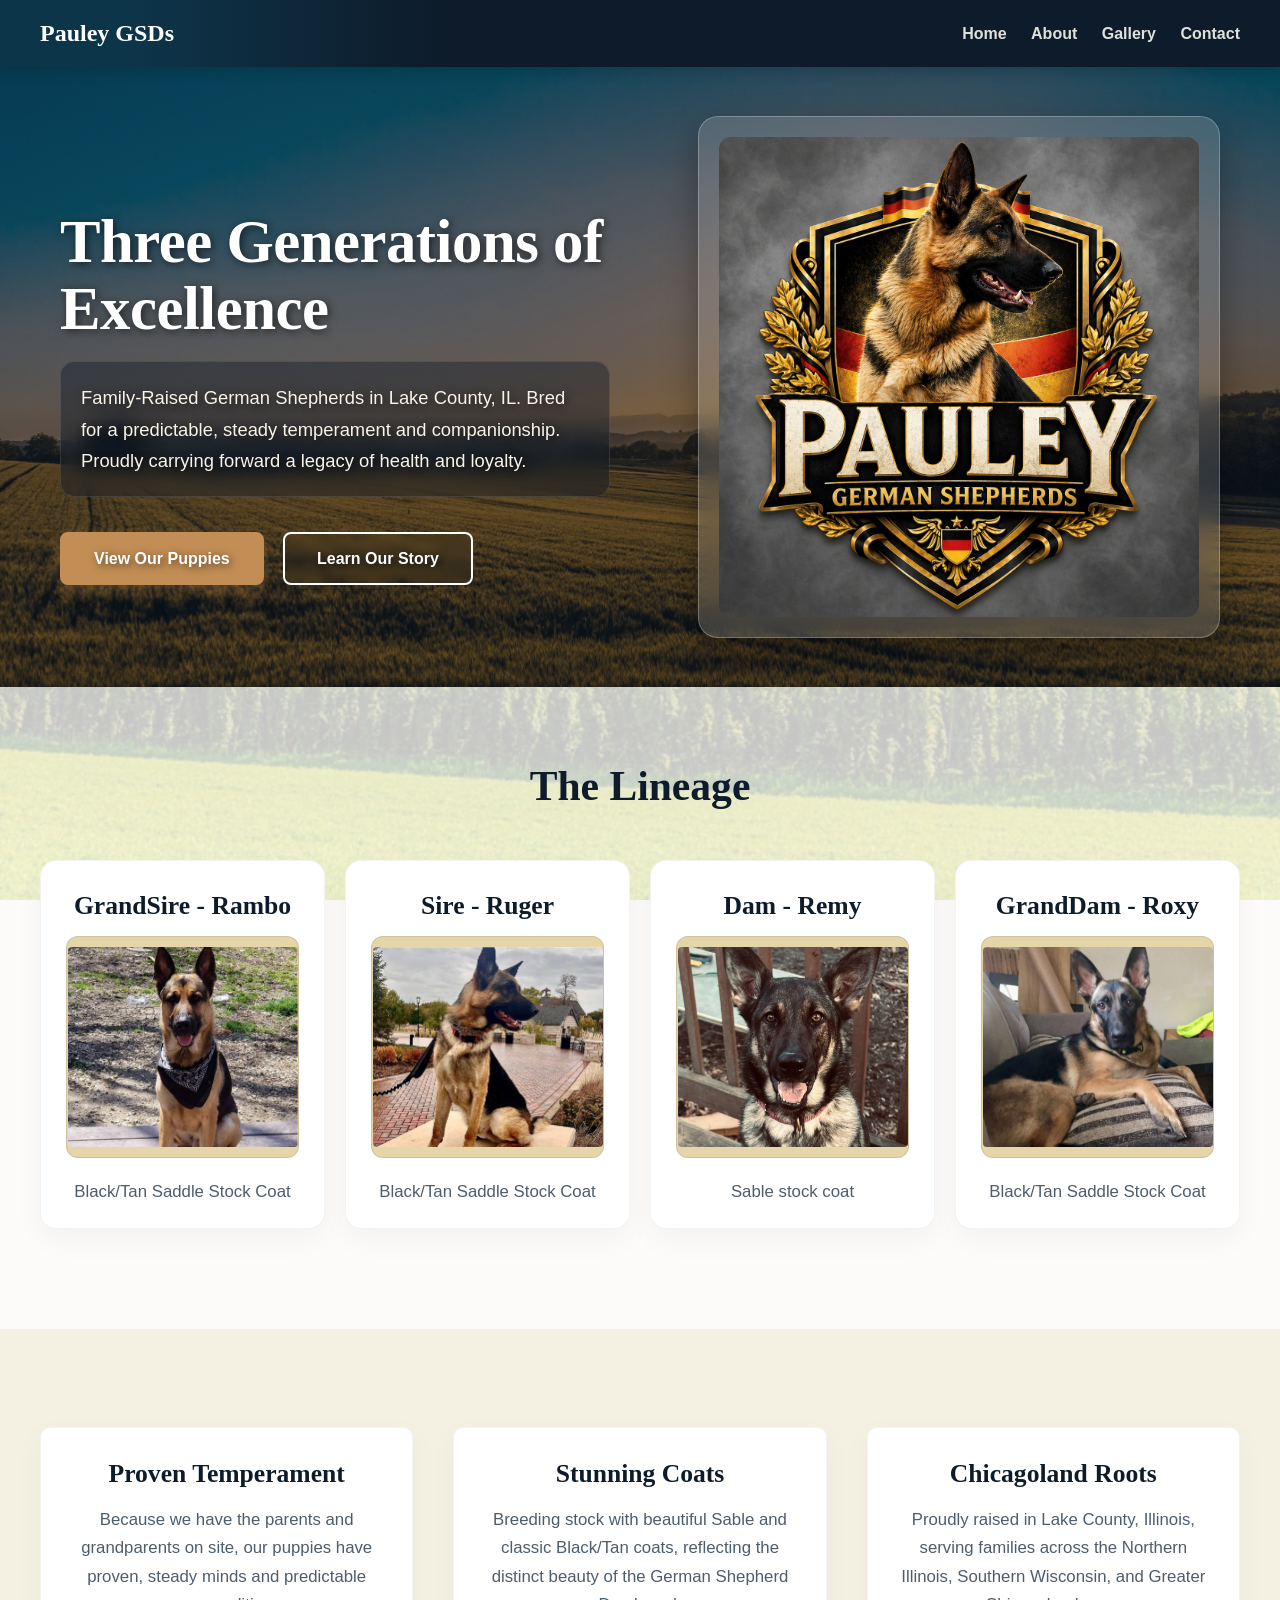
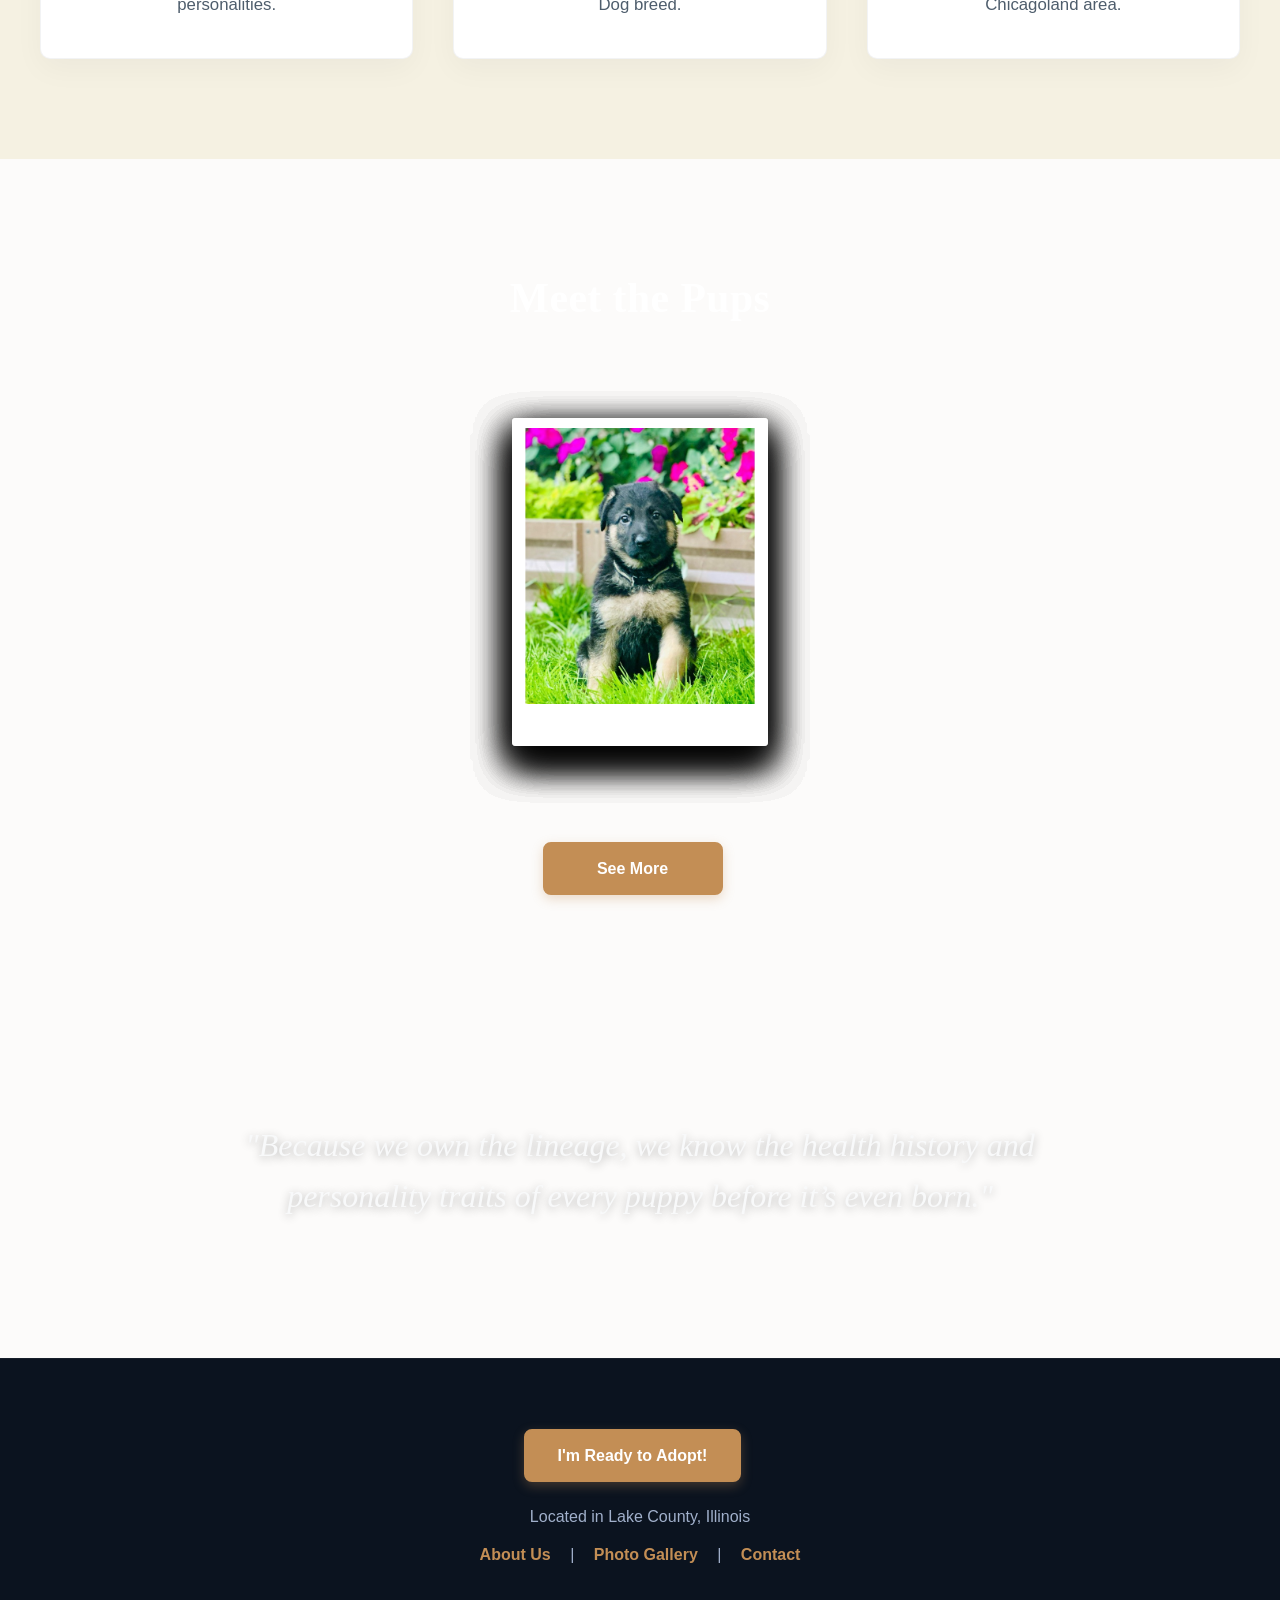
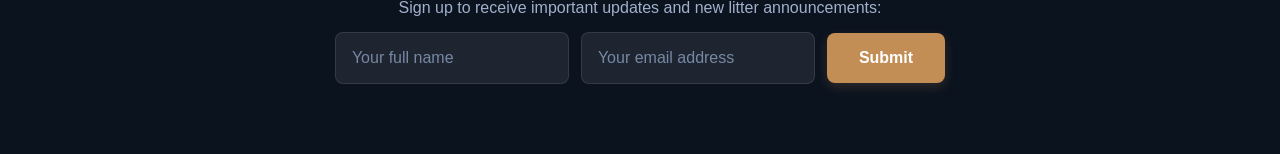
<file: index.html>
<!DOCTYPE html>
<html lang="en">
<head>
    <meta charset="UTF-8">
	<meta name="google-site-verification" content="udHP0lZ6vxN2VuFJigay7yey9uAztIAsuoxFyHc_9yo" />
    <meta name="viewport" content="width=device-width, initial-scale=1.0">
	<meta property="og:image" content="images/Pauley_logo_white.png" />
	<meta property="og:description" content="German Shepherds Lake County" />
    <title>Pauley German Shepherds</title>
    <link rel="stylesheet" href="assets/style.css">
</head>
<body>

<header>
    <div style="font-size: 1.5rem; font-family: Georgia, serif; font-weight: bold;">Pauley GSDs</div>
    
    <!-- Mobile Hamburger Toggle Menu Button Node -->
    <button class="mobile-nav-toggle" id="mobile-nav-toggle" aria-label="Toggle navigation menu">
        <span class="bar"></span>
        <span class="bar"></span>
        <span class="bar"></span>
    </button>
    
    <nav id="primary-navigation">
        <a href="#">Home</a>
        <a href="about.html">About</a>
        <a href="gallery.html">Gallery</a>
        <a href="contact.html">Contact</a>
    </nav>
</header>

<section class="hero">
    <div class="hero-image-container">
        <div class="hero-image-box">
            <img src="images/Pauley_logo.png" alt="Pauley German Shepherds Logo">
        </div>
    </div>
    <div class="header-container">
        <h1>Three Generations of Excellence</h1>
        <p style="color: #faf3e8">Family-Raised German Shepherds in Lake County, IL. Bred for a predictable, steady temperament and companionship. Proudly carrying forward a legacy of health and loyalty.</p>
        <div>
            <a href="#litter-fan-gallery" class="btn btn-primary">View Our Puppies</a>
            <a href="about.html" class="btn btn-secondary">Learn Our Story</a>
        </div>
    </div>
</section>

<section class="section-lineage">
    <h2>The Lineage</h2>
    <div class="grid lineage-row-grid" style="grid-template-columns: repeat(auto-fit, minmax(240px, 1fr)); max-width: 1300px; margin: 0 auto; gap: 20px;">
        <div class="card" style="height: auto; min-height: 300px; padding: 5px 25px;">
            <h3>GrandSire - Rambo</h3>
            <div style="height:220px; background:#e4d6a9; margin-bottom:20px; border-radius:12px; display:flex; align-items:center; justify-content:center; color:#0d1b2a; font-family: Georgia, serif; font-weight: bold; border: 1px solid rgba(13, 27, 42, 0.1);"><img src="images/Rambo.jpg" alt="Grandsire - Rambo" style="width: 230px; height: 200px; object-fit: cover; border-radius:4px;"></div>
            <p>Black/Tan Saddle Stock Coat</p>
        </div>
        <div class="card" style="height: auto; min-height: 300px; padding: 5px 25px;">
            <h3>Sire - Ruger</h3>
            <div style="height:220px; background:#e4d6a9; margin-bottom:20px; border-radius:12px; display:flex; align-items:center; justify-content:center; color:#0d1b2a; font-family: Georgia, serif; font-weight: bold; border: 1px solid rgba(13, 27, 42, 0.1);"><img src="images/Ruger.jpg" alt="Sire - Ruger" style="width: 230px; height: 200px; object-fit: cover; border-radius:4px;"></div>
            <p>Black/Tan Saddle Stock Coat</p>
        </div>
        <div class="card" style="height: auto; min-height: 300px; padding: 5px 25px;">
            <h3>Dam - Remy</h3>
            <div style="height:220px; background:#e4d6a9; margin-bottom:20px; border-radius:12px; display:flex; align-items:center; justify-content:center; color:#0d1b2a; font-family: Georgia, serif; font-weight: bold; border: 1px solid rgba(13, 27, 42, 0.1);"><img src="images/Remy.jpg" alt="Dam - Remy" style="width: 230px; height: 200px; object-fit: cover; border-radius:4px;"></div>
            <p>Sable stock coat</p>
        </div>
        <div class="card" style="height: auto; min-height: 300px; padding: 5px 25px;">
            <h3>GrandDam - Roxy</h3>
            <div style="height:220px; background:#e4d6a9; margin-bottom:20px; border-radius:12px; display:flex; align-items:center; justify-content:center; color:#0d1b2a; font-family: Georgia, serif; font-weight: bold; border: 1px solid rgba(13, 27, 42, 0.1);"><img src="images/Roxy.jpg" alt="Granddam - Roxy" style="width: 230px; height: 200px; object-fit: cover; border-radius:4px;"></div>
            <p>Black/Tan Saddle Stock Coat</p>
        </div>
    </div>
</section>

<section class="section-alt"><br>
    <div class="grid" style="margin-bottom: 50px;">
        <div class="card-alt" style="height: auto; min-height: 220px; padding: 5px 25px;">
            <h3>Proven Temperament</h3>
            <p>Because we have the parents and grandparents on site, our puppies have proven, steady minds and predictable personalities.</p>
        </div>
        <div class="card-alt" style="height: auto; min-height: 220px; padding: 5px 25px;">
            <h3>Stunning Coats</h3>
            <p>Breeding stock with beautiful Sable and classic Black/Tan coats, reflecting the distinct beauty of the German Shepherd Dog breed.</p>
        </div>
        <div class="card-alt" style="height: auto; min-height: 220px; padding: 5px 25px;">
            <h3>Chicagoland Roots</h3>
            <p>Proudly raised in Lake County, Illinois, serving families across the Northern Illinois, Southern Wisconsin, and Greater Chicagoland area.</p>
        </div>
    </div>
</section>

<!-- Our Puppies & Past Litters Cascading Section Layout -->
<section class="animated-gallery-section" id="litter-fan-gallery">
    <h2>Meet the Pups</h2>
    <p style="color: #E4D6A9; font-family: sans-serif; font-size: 1.1rem; margin: 0;"></p>
    <div class="gallery-container">
        <div class="photo-card p1"><img src="images/puppy20.jpg" style="width: 230px; height: auto;" alt="Litter Photo 1"></div>
        <div class="photo-card p2"><img src="images/puppy21.jpg" style="width: 230px; height: auto;" alt="Litter Photo 2"></div>
        <div class="photo-card p3"><img src="images/puppy22.jpg" style="width: 230px; height: auto;" alt="Litter Photo 3"></div>
        <div class="photo-card p4"><img src="images/puppy23.jpg" style="width: 230px; height: auto;" alt="Litter Photo 4"></div>
        <div class="photo-card p5"><img src="images/puppy24.jpg" style="width: 230px; height: auto;" alt="Litter Photo 5"></div>
        <div class="photo-card p6"><img src="images/puppy25.jpg" style="width: 230px; height: auto;" alt="Litter Photo 6"></div>
        <div class="photo-card p7"><img src="images/puppy26.jpg" style="width: 230px; height: auto;" alt="Litter Photo 7"></div>
    </div>
    <div style="margin-top: 40px; text-align: center;">
        <a href="gallery.html" class="btn btn-primary" style="display: inline-block; text-decoration: none;">See More</a>
    </div>
</section>

<section class="philosophy">
    <blockquote>"Because we own the lineage, we know the health history and personality traits of every puppy before it’s even born."</blockquote>
</section>

<footer>
	  <div>
            <a href="application.html" class="btn btn-primary">I'm Ready to Adopt!</a>
        </div>
    <p style="margin-bottom: 20px;">Located in Lake County, Illinois</p>
    <div class="footer-links">
        <a href="about.html">About Us</a> | <a href="gallery.html">Photo Gallery</a> | <a href="contact.html">Contact</a>
    </div>
    <div class="newsletter-box">
        <p style="margin-bottom: 15px;">Sign up to receive important updates and new litter announcements:</p>
        <form action="https://formspree.io/f/mvznzrjq" method="POST" target="_blank" class="newsletter-form">
            <input type="text" name="Interested party:" placeholder="Your full name" required>
            <input type="email" name="Their email address:" placeholder="Your email address" required>
            <button type="submit">Submit</button>
        </form>
    </div>
</footer>

<script>
    document.addEventListener("DOMContentLoaded", function() {
        const toggleBtn = document.getElementById("mobile-nav-toggle");
        const navMenu = document.getElementById("primary-navigation");
        
        if (toggleBtn && navMenu) {
            toggleBtn.addEventListener("click", function(e) {
                e.stopPropagation();
                toggleBtn.classList.toggle("active");
                navMenu.classList.toggle("open");
            });
            
            // Close navigation on clicking anywhere outside
            document.addEventListener("click", function(e) {
                if (!navMenu.contains(e.target) && !toggleBtn.contains(e.target)) {
                    toggleBtn.classList.remove("active");
                    navMenu.classList.remove("open");
                }
            });
        }
    });
</script>
<script src="assets/script.js"></script>
</body>
</html>
</file>
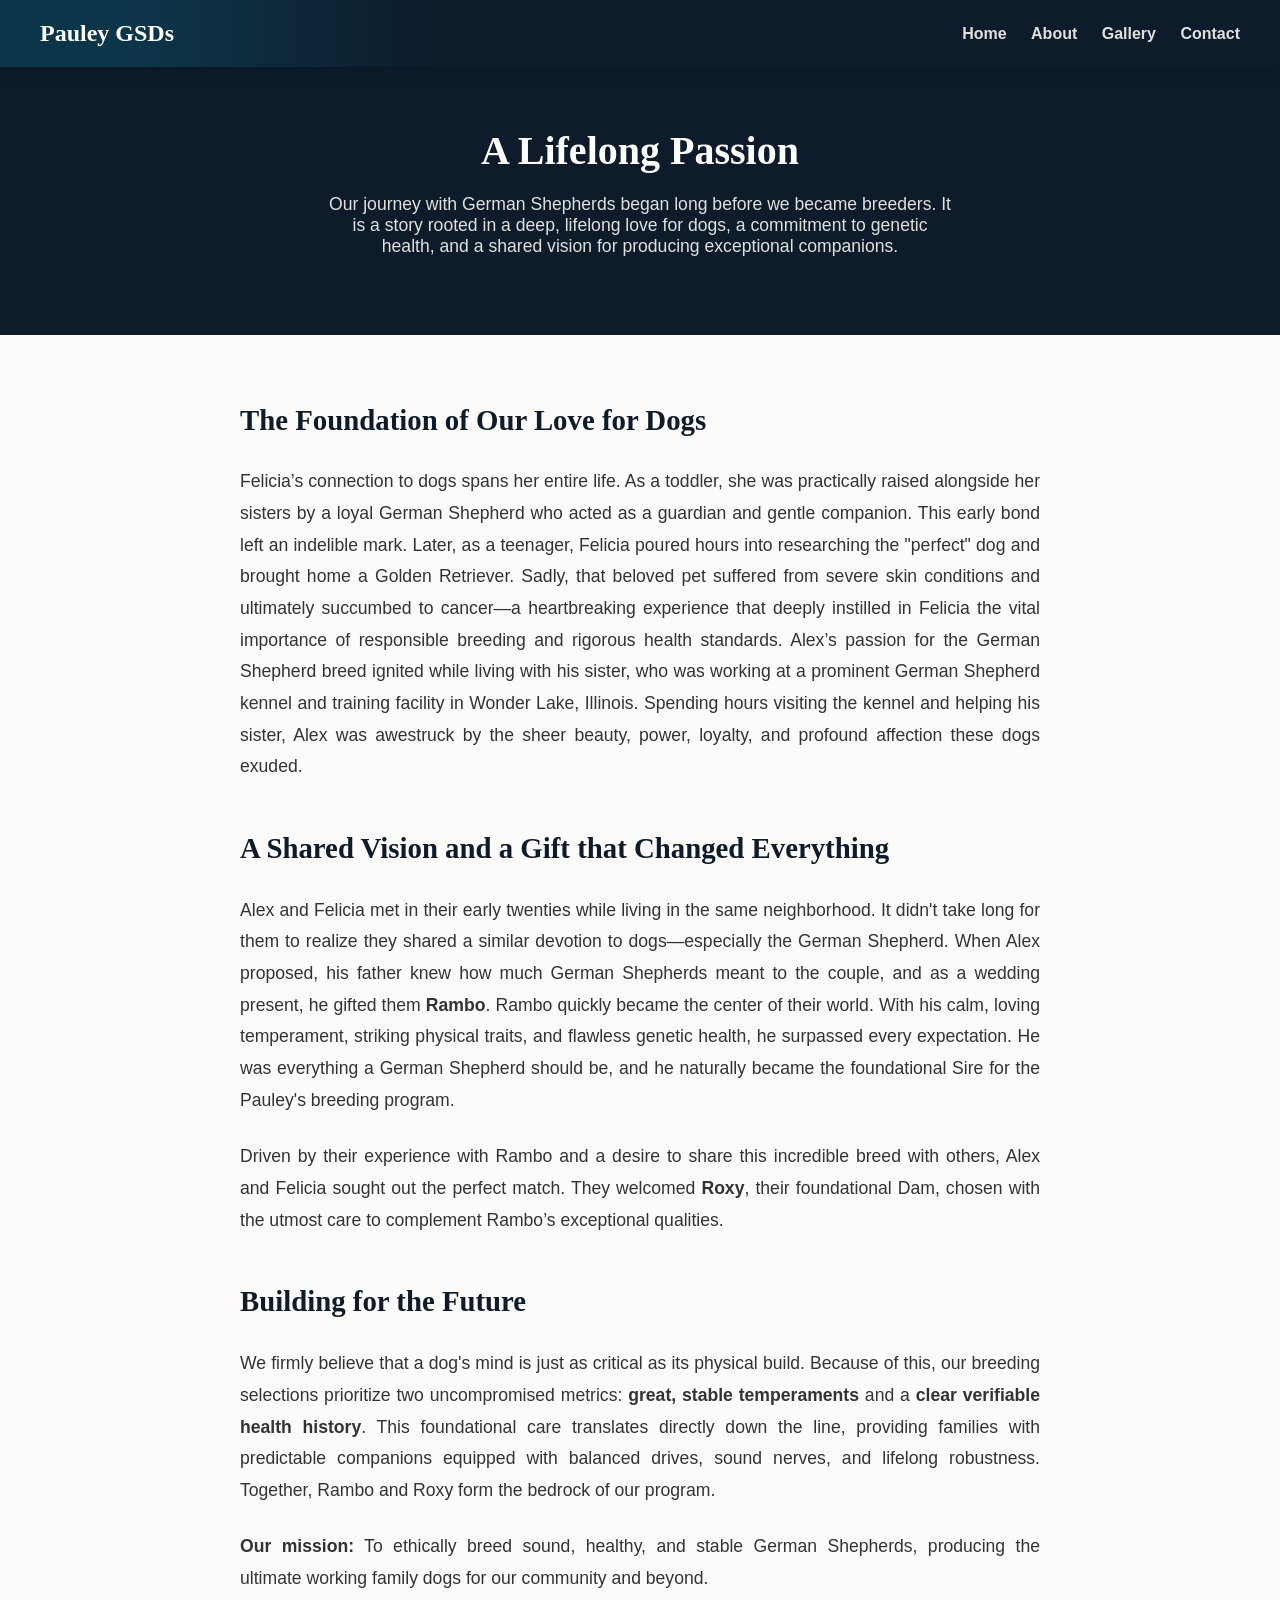
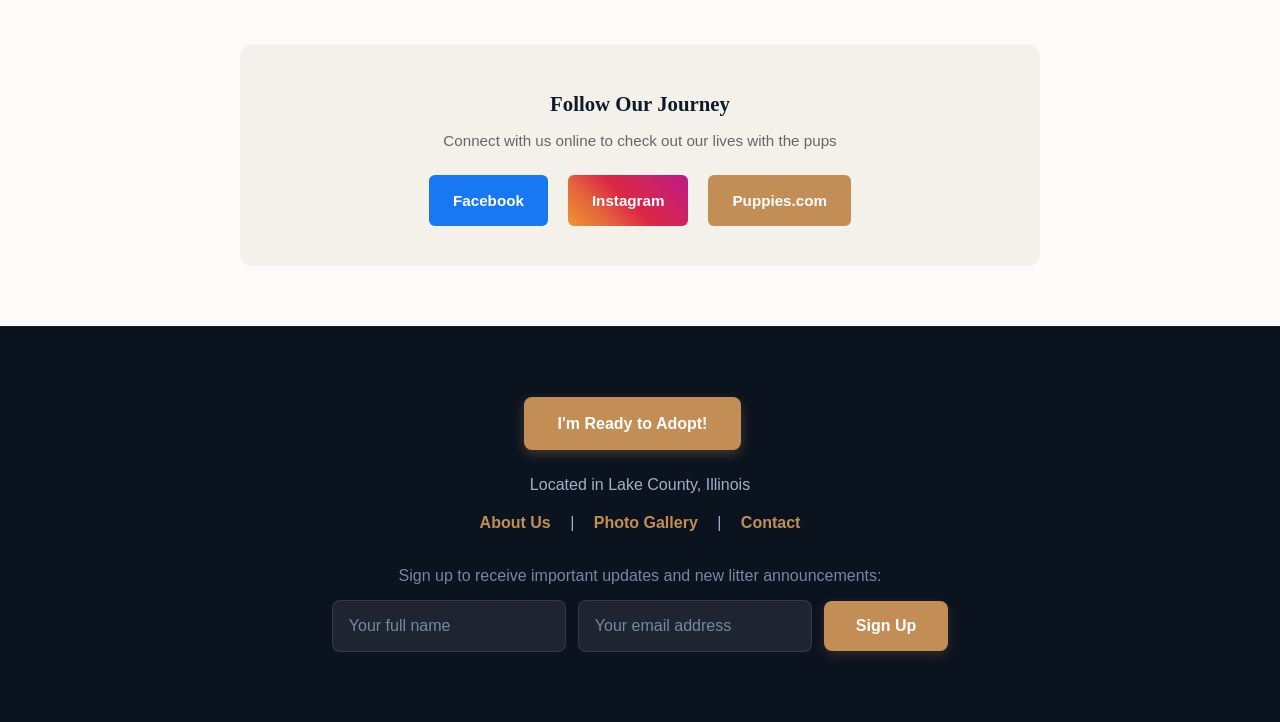
<file: about.html>
<!DOCTYPE html>
<html lang="en">
<head>
    <meta charset="UTF-8">
    <meta name="viewport" content="width=device-width, initial-scale=1.0">
    <title>About Us - Pauley German Shepherds</title>
    <!-- Directly referencing the shared master style sheet file -->
    <link rel="stylesheet" href="assets/style.css">
</head>
<body>

<header>
    <div style="font-size: 1.5rem; font-family: Georgia, serif; font-weight: bold;">Pauley GSDs</div>
    
    <!-- Mobile Hamburger Toggle Menu Button Node -->
    <button class="mobile-nav-toggle" id="mobile-nav-toggle" aria-label="Toggle navigation menu">
        <span class="bar"></span>
        <span class="bar"></span>
        <span class="bar"></span>
    </button>
    
    <nav id="primary-navigation">
        <a href="index.html">Home</a>
        <a href="about.html">About</a>
        <a href="gallery.html">Gallery</a>
        <a href="contact.html">Contact</a>
    </nav>
</header>

<section class="about-hero">
    <h1>A Lifelong Passion</h1>
    <p style="color: #e0e1dd; margin-top: 10px; font-size: 1.1rem; max-width: 630px;">Our journey with German Shepherds began long before we became breeders. It is a story rooted in a deep, lifelong love for dogs, a commitment to genetic health, and a shared vision for producing exceptional companions.</p>
</section>

<main class="about-content-wrapper">
    <h2>The Foundation of Our Love for Dogs</h2>
    <p>Felicia’s connection to dogs spans her entire life. As a toddler, she was practically raised alongside her sisters by a loyal German Shepherd who acted as a guardian and gentle companion. This early bond left an indelible mark. Later, as a teenager, Felicia poured hours into researching the "perfect" dog and brought home a Golden Retriever. Sadly, that beloved pet suffered from severe skin conditions and ultimately succumbed to cancer—a heartbreaking experience that deeply instilled in Felicia the vital importance of responsible breeding and rigorous health standards.

Alex’s passion for the German Shepherd breed ignited while living with his sister, who was working at a prominent German Shepherd kennel and training facility in Wonder Lake, Illinois. Spending hours visiting the kennel and helping his sister, Alex was awestruck by the sheer beauty, power, loyalty, and profound affection these dogs exuded.
    </p>

    <h2>A Shared Vision and a Gift that Changed Everything</h2>
    <p>Alex and Felicia met in their early twenties while living in the same neighborhood. It didn't take long for them to realize they shared a similar devotion to dogs—especially the German Shepherd.

When Alex proposed, his father knew how much German Shepherds meant to the couple, and as a wedding present, he gifted them <strong>Rambo</strong>.

Rambo quickly became the center of their world. With his calm, loving temperament, striking physical traits, and flawless genetic health, he surpassed every expectation. He was everything a German Shepherd should be, and he naturally became the foundational Sire for the Pauley's breeding program.</p>
    <p>
        Driven by their experience with Rambo and a desire to share this incredible breed with others, Alex and Felicia sought out the perfect match. They welcomed <strong>Roxy</strong>, their foundational Dam, chosen with the utmost care to complement Rambo’s exceptional qualities.
    </p>
<h2>Building for the Future</h2>
    <p>We firmly believe that a dog's mind is just as critical as its physical build. Because of this, our breeding selections prioritize two uncompromised metrics: <strong>great, stable temperaments</strong> and a <strong>clear verifiable health history</strong>. This foundational care translates directly down the line, providing families with predictable companions equipped with balanced drives, sound nerves, and lifelong robustness. Together, Rambo and Roxy form the bedrock of our program.
    </p>
    <p>
        <strong>Our mission:</strong> To ethically breed sound, healthy, and stable German Shepherds, producing the ultimate working family dogs for our community and beyond.</p>

    <!-- Interactive Social Links Segment Container -->
    <div class="social-link-section">
        <h3 style="font-family: Georgia, serif; color: #0d1b2a; margin: 0; font-size: 1.3rem;">Follow Our Journey</h3>
        <p style="color: #666; font-size: 0.95rem; margin-top: 5px; margin-bottom: 20px; text-align: center;">Connect with us online to check out our lives with the pups</p>
        <div class="social-grid">
            <a href="https://www.facebook.com/p/Pauley-German-Shepherds-61580031863646/" target="_blank" class="social-btn fb">Facebook</a>
            <a href="https://www.instagram.com/pauleygermanshepherds?utm_source=ig_web_button_share_sheet&igsh=ZDNlZDc0MzIxNw==" target="_blank" class="social-btn ig">Instagram</a>
            <a href="https://www.puppies.com/breeders/pauleygsd" target="_blank" class="social-btn pup">Puppies.com</a>
        </div>
    </div>
</main>

<footer>
    <div>
        <a href="application.html" class="btn btn-primary">I'm Ready to Adopt!</a>
    </div>
    <p style="margin-bottom: 20px;">Located in Lake County, Illinois</p>
    <div class="footer-links">
        <a href="about.html">About Us</a> | <a href="gallery.html">Photo Gallery</a> | <a href="contact.html">Contact</a>
    </div>
    <div class="newsletter-box" style="margin-top: 30px;">
        <p style="margin-bottom: 15px; color: #7688a4;">Sign up to receive important updates and new litter announcements:</p>
        <form action="https://formspree.io/f/mvznzrjq" method="POST" target="_blank" class="newsletter-form">
            <input type="text" name="name" placeholder="Your full name" required style="padding: 16px; border-radius: 8px; border: 1px solid rgba(255,255,255,0.1); background: rgba(255,255,255,0.08); color: white; width: 250px; box-sizing: border-box;">
            
            <input type="email" name="email" placeholder="Your email address" required style="padding: 16px; border-radius: 8px; border: 1px solid rgba(255,255,255,0.1); background: rgba(255,255,255,0.08); color: white; width: 250px; box-sizing: border-box;">
            
            <button type="submit" style="padding: 16px 32px; background: #c38e55; border: none; color: white; cursor: pointer; border-radius: 8px; font-weight: bold;">Sign Up</button>
        </form>
    </div>
</footer>


<script>
    document.addEventListener("DOMContentLoaded", function() {
        const toggleBtn = document.getElementById("mobile-nav-toggle");
        const navMenu = document.getElementById("primary-navigation");
        
        if (toggleBtn && navMenu) {
            toggleBtn.addEventListener("click", function(e) {
                e.stopPropagation();
                toggleBtn.classList.toggle("active");
                navMenu.classList.toggle("open");
            });
            
            // Close navigation on clicking anywhere outside
            document.addEventListener("click", function(e) {
                if (!navMenu.contains(e.target) && !toggleBtn.contains(e.target)) {
                    toggleBtn.classList.remove("active");
                    navMenu.classList.remove("open");
                }
            });
        }
    });
</script>
</body>
</html>
</file>
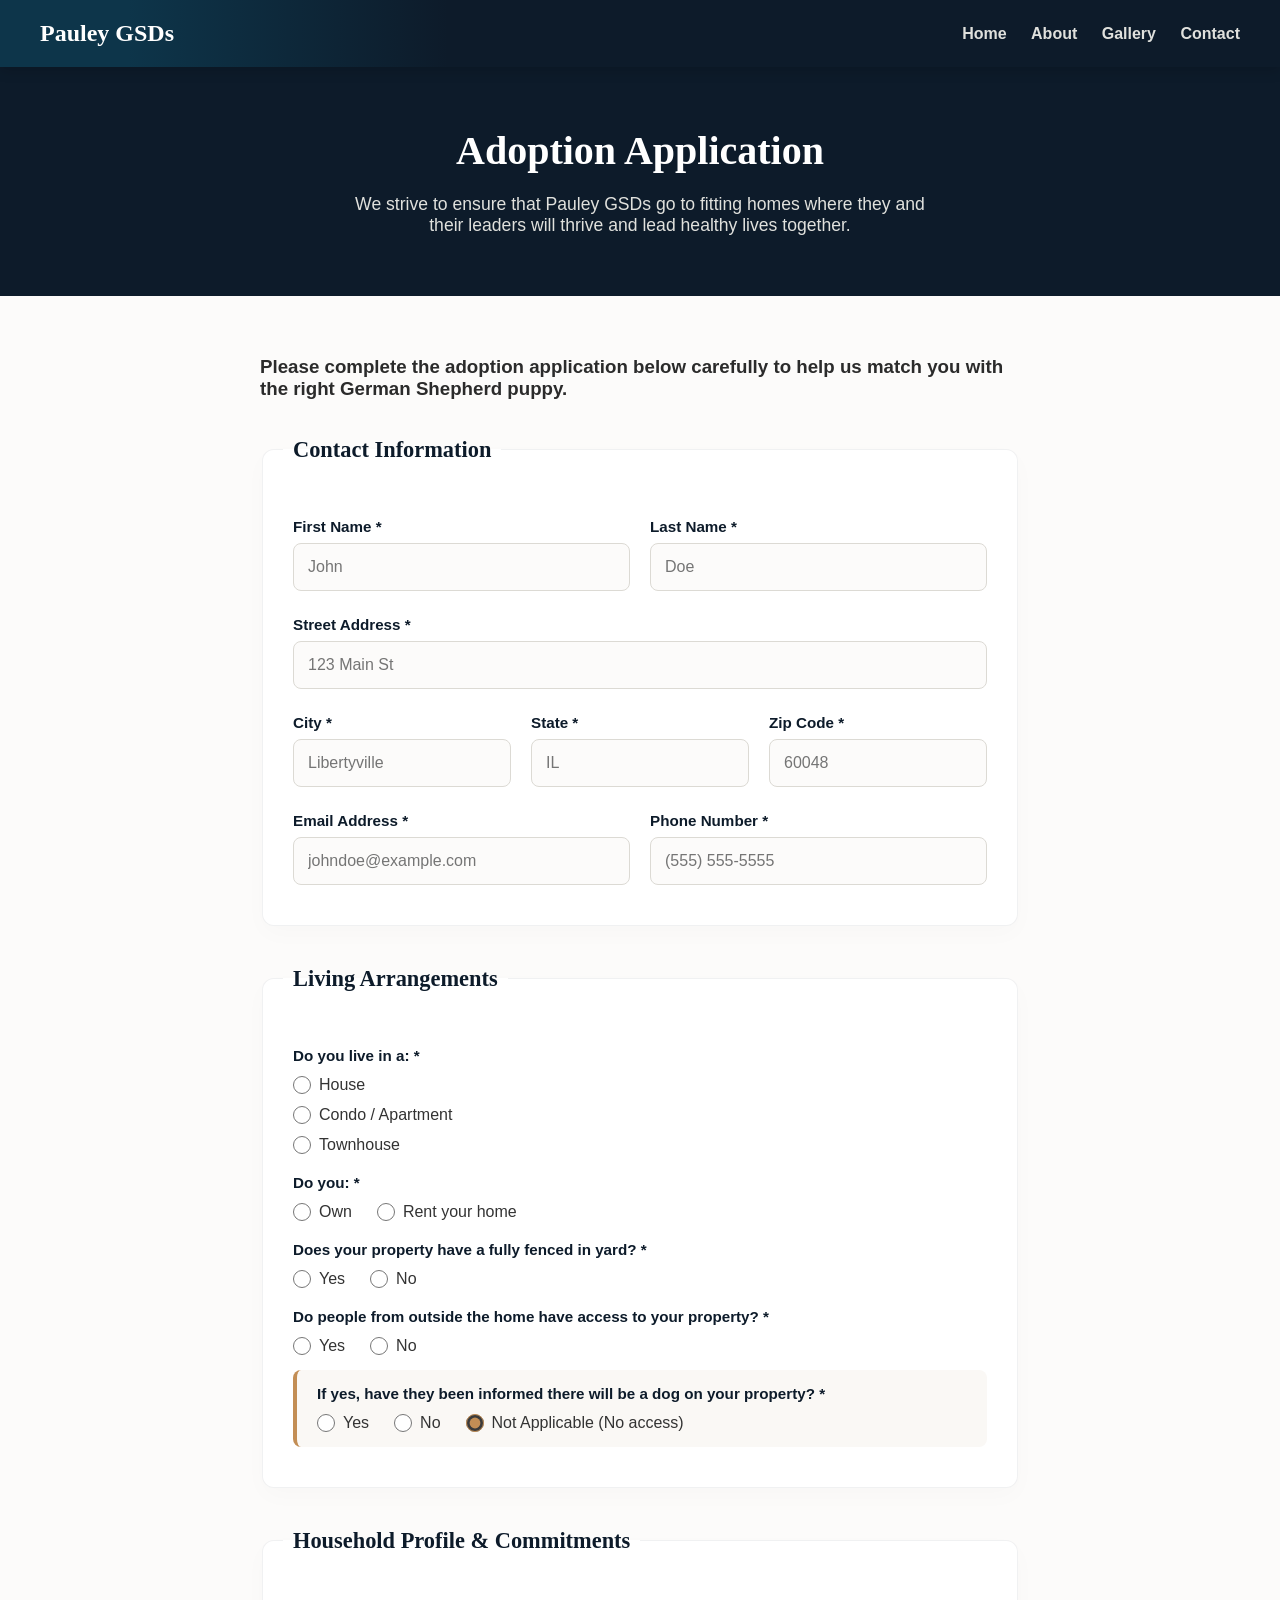
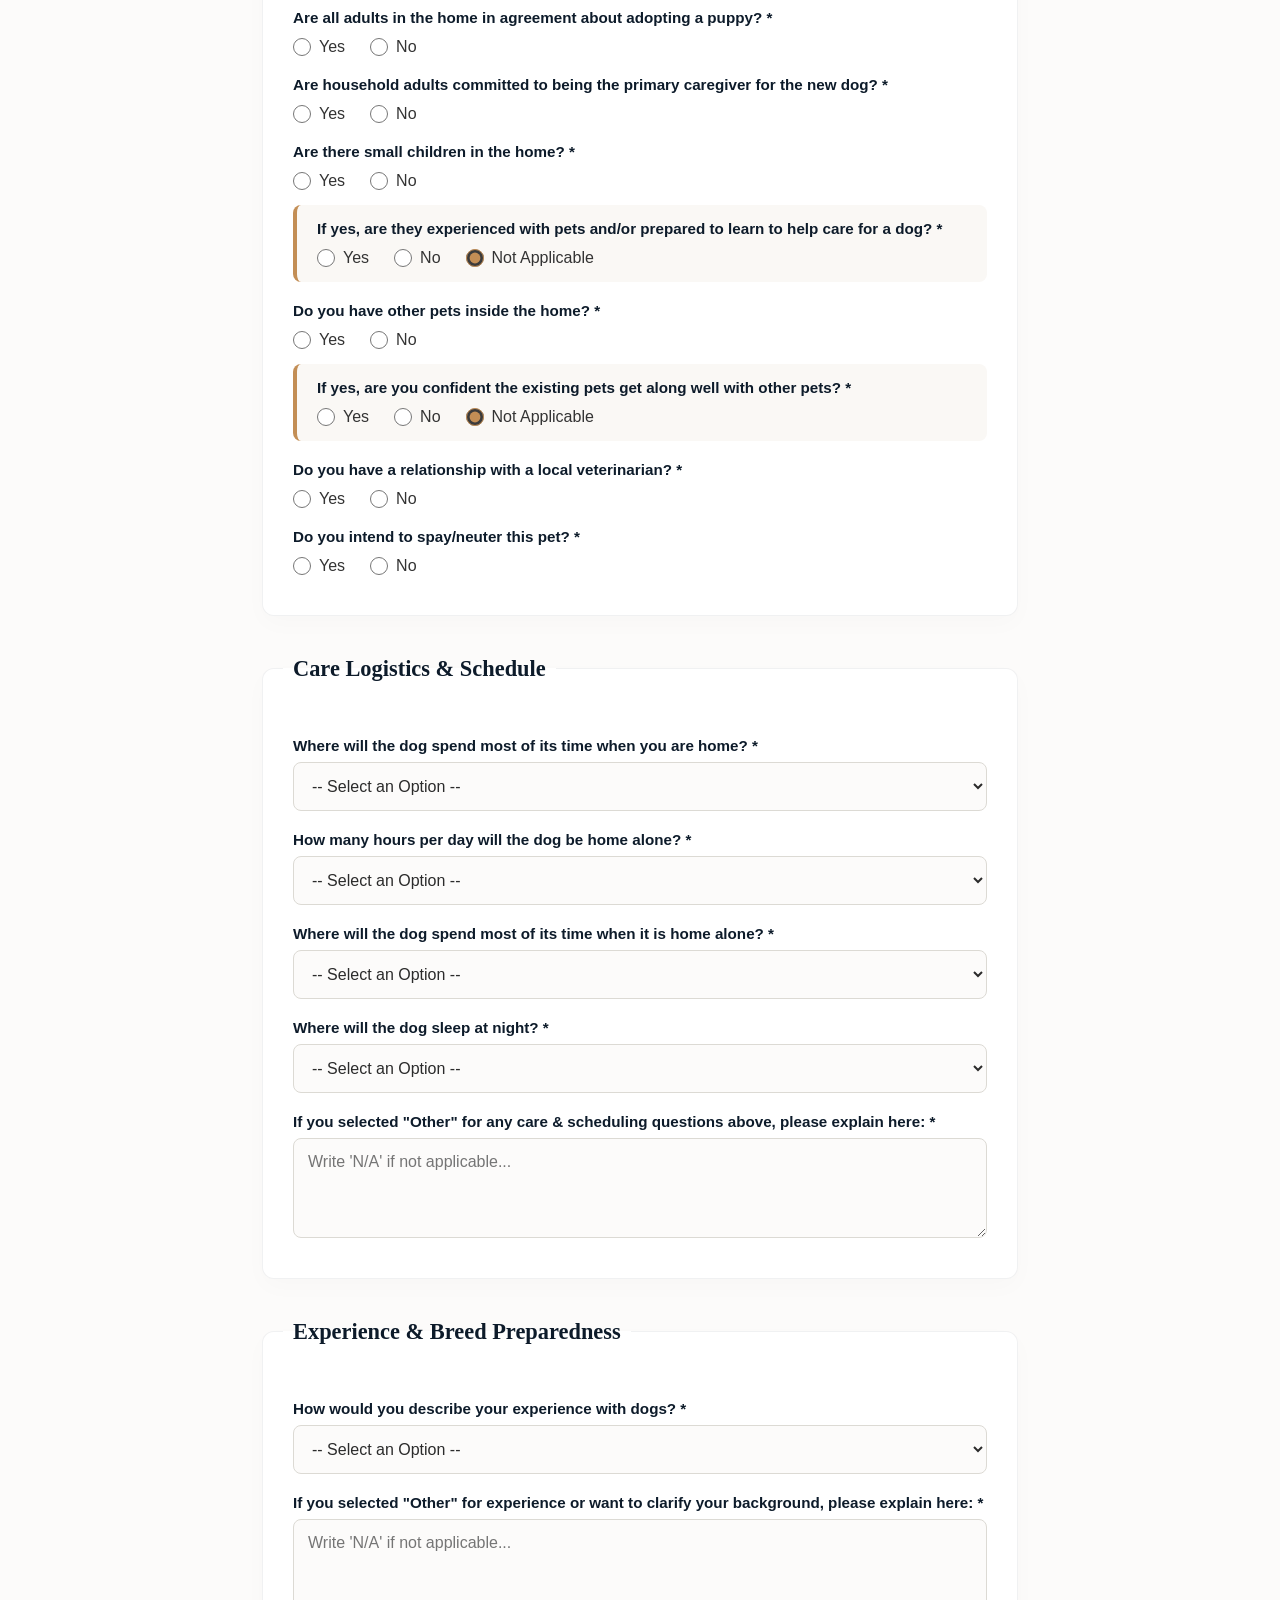
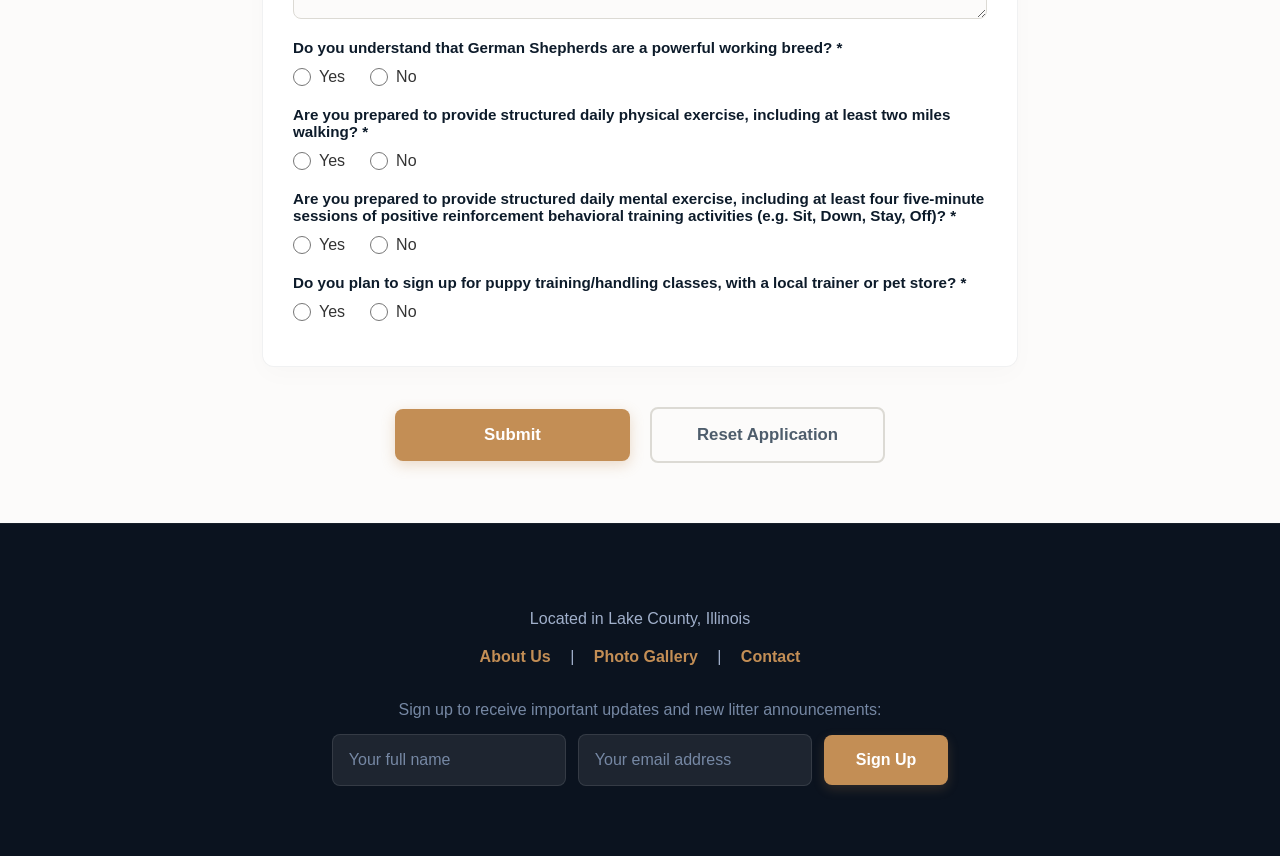
<file: application.html>
<!DOCTYPE html>
<html lang="en">
<head>
    <meta charset="UTF-8">
    <meta name="viewport" content="width=device-width, initial-scale=1.0">
    <title>Adoption Application - Pauley German Shepherds</title>
    <!-- Referencing shared master layout style sheet file -->
    <link rel="stylesheet" href="assets/style.css">
</head>
<body>

<header>
    <div style="font-size: 1.5rem; font-family: Georgia, serif; font-weight: bold;">Pauley GSDs</div>
    
    <!-- Mobile Hamburger Toggle Menu Button Node -->
    <button class="mobile-nav-toggle" id="mobile-nav-toggle" aria-label="Toggle navigation menu">
        <span class="bar"></span>
        <span class="bar"></span>
        <span class="bar"></span>
    </button>
    
    <nav id="primary-navigation">
        <a href="index.html">Home</a>
        <a href="about.html">About</a>
        <a href="gallery.html">Gallery</a>
        <a href="contact.html">Contact</a>
    </nav>
</header>

<section class="app-hero">
    <h1>Adoption Application</h1>
    <p style="max-width: 600px; margin: 0 auto;">We strive to ensure that Pauley GSDs go to fitting homes where they and their leaders will thrive and lead healthy lives together.</p>
</section>

<main class="app-container">
<h3>Please complete the adoption application below carefully to help us match you with the right German Shepherd puppy.</h3><br>

    <form action="https://formspree.io/f/mykakjqz" method="POST" target="_blank">
        
        <!-- SECTION 1: APPLICANT INFO -->
        <fieldset class="form-section">
            <legend>Contact Information</legend>
            <div class="form-row">
                <div class="form-group half">
                    <label for="first-name">First Name *</label>
                    <input type="text" id="first-name" name="First Name" placeholder="John" required>
                </div>
                <div class="form-group half">
                    <label for="last-name">Last Name *</label>
                    <input type="text" id="last-name" name="Last Name" placeholder="Doe" required>
                </div>
            </div>
            
            <div class="form-group">
                <label for="street-address">Street Address *</label>
                <input type="text" id="street-address" name="Street Address" placeholder="123 Main St" required>
            </div>
            
            <div class="form-row">
                <div class="form-group third">
                    <label for="city">City *</label>
                    <input type="text" id="city" name="City" placeholder="Libertyville" required>
                </div>
                <div class="form-group third">
                    <label for="state">State *</label>
                    <input type="text" id="state" name="State" placeholder="IL" required>
                </div>
                <div class="form-group third">
                    <label for="zip-code">Zip Code *</label>
                    <input type="text" id="zip-code" name="Zip Code" placeholder="60048" required>
                </div>
            </div>
            
            <div class="form-row">
                <div class="form-group half">
                    <label for="email">Email Address *</label>
                    <input type="email" id="email" name="Email Address" placeholder="johndoe@example.com" required>
                </div>
                <div class="form-group half">
                    <label for="phone">Phone Number *</label>
                    <input type="tel" id="phone" name="Phone Number" placeholder="(555) 555-5555" required>
                </div>
            </div>
        </fieldset>

        <!-- SECTION 2: LIVING ARRANGEMENTS -->
        <fieldset class="form-section">
            <legend>Living Arrangements</legend>
            
            <div class="form-group">
                <label>Do you live in a: *</label>
                <div class="radio-group-vertical">
                    <label class="radio-label"><input type="radio" name="Dwelling Type" value="House" required> House</label>
                    <label class="radio-label"><input type="radio" name="Dwelling Type" value="Condo/Apartment" required> Condo / Apartment</label>
                    <label class="radio-label"><input type="radio" name="Dwelling Type" value="Townhouse" required> Townhouse</label>
                </div>
            </div>

            <div class="form-group">
                <label>Do you: *</label>
                <div class="radio-group-horizontal">
                    <label class="radio-label"><input type="radio" name="Home Ownership" value="Own" required> Own</label>
                    <label class="radio-label"><input type="radio" name="Home Ownership" value="Rent" required> Rent your home</label>
                </div>
            </div>

            <div class="form-group">
                <label>Does your property have a fully fenced in yard? *</label>
                <div class="radio-group-horizontal">
                    <label class="radio-label"><input type="radio" name="Fenced Yard" value="Yes" required> Yes</label>
                    <label class="radio-label"><input type="radio" name="Fenced Yard" value="No" required> No</label>
                </div>
            </div>

            <div class="form-group">
                <label>Do people from outside the home have access to your property? *</label>
                <div class="radio-group-horizontal">
                    <label class="radio-label"><input type="radio" name="Others With Access To The Property" value="Yes" required> Yes</label>
                    <label class="radio-label"><input type="radio" name="Others With Access To The Property" value="No" required> No</label>
                </div>
            </div>

            <div class="form-group dependent-question">
                <label>If yes, have they been informed there will be a dog on your property? *</label>
                <div class="radio-group-horizontal">
                    <label class="radio-label"><input type="radio" name="Others Accessing Property Are Informed" value="Yes" required> Yes</label>
                    <label class="radio-label"><input type="radio" name="Others Accessing Property Are Informed" value="No" required> No</label>
                    <label class="radio-label"><input type="radio" name="Others Accessing Property Are Informed" value="N/A" checked required> Not Applicable (No access)</label>
                </div>
            </div>
        </fieldset>

        <!-- SECTION 3: HOUSEHOLD PROFILE -->
        <fieldset class="form-section">
            <legend>Household Profile & Commitments</legend>
            
            <div class="form-group">
                <label>Are all adults in the home in agreement about adopting a puppy? *</label>
                <div class="radio-group-horizontal">
                    <label class="radio-label"><input type="radio" name="All Adults Agreed About Adopting A Puppy" value="Yes" required> Yes</label>
                    <label class="radio-label"><input type="radio" name="All Adults Agreed About Adopting A Puppy" value="No" required> No</label>
                </div>
            </div>

            <div class="form-group">
                <label>Are household adults committed to being the primary caregiver for the new dog? *</label>
                <div class="radio-group-horizontal">
                    <label class="radio-label"><input type="radio" name="Adults Are Primary Caregivers" value="Yes" required> Yes</label>
                    <label class="radio-label"><input type="radio" name="Adults Are Primary Caregivers" value="No" required> No</label>
                </div>
            </div>

            <div class="form-group">
                <label>Are there small children in the home? *</label>
                <div class="radio-group-horizontal">
                    <label class="radio-label"><input type="radio" name="Small Children in the Home" value="Yes" required> Yes</label>
                    <label class="radio-label"><input type="radio" name="Small Children in the Home" value="No" required> No</label>
                </div>
            </div>

            <div class="form-group dependent-question">
                <label>If yes, are they experienced with pets and/or prepared to learn to help care for a dog? *</label>
                <div class="radio-group-horizontal">
                    <label class="radio-label"><input type="radio" name="Children Experienced with Pets" value="Yes" required> Yes</label>
                    <label class="radio-label"><input type="radio" name="Children Experienced with Pets" value="No" required> No</label>
                    <label class="radio-label"><input type="radio" name="Children Experienced with Pets" value="N/A" checked required> Not Applicable</label>
                </div>
            </div>

            <div class="form-group">
                <label>Do you have other pets inside the home? *</label>
                <div class="radio-group-horizontal">
                    <label class="radio-label"><input type="radio" name="Other Pets in the Home" value="Yes" required> Yes</label>
                    <label class="radio-label"><input type="radio" name="Other Pets in the Home" value="No" required> No</label>
                </div>
            </div>

            <div class="form-group dependent-question">
                <label>If yes, are you confident the existing pets get along well with other pets? *</label>
                <div class="radio-group-horizontal">
                    <label class="radio-label"><input type="radio" name="Existing Pets Get Along With Other Pets" value="Yes" required> Yes</label>
                    <label class="radio-label"><input type="radio" name="Existing Pets Get Along With Other Pets" value="No" required> No</label>
                    <label class="radio-label"><input type="radio" name="Existing Pets Get Along With Other Pets" value="N/A" checked required> Not Applicable</label>
                </div>
            </div>

            <div class="form-group">
                <label>Do you have a relationship with a local veterinarian? *</label>
                <div class="radio-group-horizontal">
                    <label class="radio-label"><input type="radio" name="Relationship With Veterinarian" value="Yes" required> Yes</label>
                    <label class="radio-label"><input type="radio" name="Relationship With Veterinarian" value="No" required> No</label>
                </div>
            </div>

            <div class="form-group">
                <label>Do you intend to spay/neuter this pet? *</label>
                <div class="radio-group-horizontal">
                    <label class="radio-label"><input type="radio" name="Planning to Spay/Neuter" value="Yes" required> Yes</label>
                    <label class="radio-label"><input type="radio" name="Planning to Spay/Neuter" value="No" required> No</label>
                </div>
            </div>
        </fieldset>

        <!-- SECTION 4: PET CARE LOGISTICS -->
        <fieldset class="form-section">
            <legend>Care Logistics & Schedule</legend>
            
            <div class="form-group">
                <label for="time-present">Where will the dog spend most of its time when you are home? *</label>
                <select id="time-present" name="Where will dog be when owner is home" required>
                    <option value="" disabled selected>-- Select an Option --</option>
                    <option value="Crate">Crate</option>
                    <option value="With me on leash">With me on leash</option>
                    <option value="Free indoors">Free indoors</option>
                    <option value="Free outdoors">Free outdoors</option>
                    <option value="Outdoors in a kennel">Outdoors in a kennel</option>
                    <option value="Garage">Garage</option>
                    <option value="Other">Other (Please explain below)</option>
                </select>
            </div>
            
            <div class="form-group">
                <label for="home-alone-hours">How many hours per day will the dog be home alone? *</label>
                <select id="home-alone-hours" name="How many hours per day will the dog be home alone?" required>
                    <option value="" disabled selected>-- Select an Option --</option>
                    <option value="1 to 2">1 to 2</option>
                    <option value="2 to 4">2 to 4</option>
                    <option value="4 to 6">4 to 6</option>
                    <option value="6 to 8">6 to 8</option>
                    <option value="More than 8">More than 8</option>
                </select>
            </div>

            <div class="form-group">
                <label for="time-alone">Where will the dog spend most of its time when it is home alone? *</label>
                <select id="time-alone" name="Where will dog be when home alone?" required>
                    <option value="" disabled selected>-- Select an Option --</option>
                    <option value="Crate">Crate</option>
                    <option value="Run of the house">Run of the house</option>
                    <option value="Indoor/outdoor (doggy door)">Indoor / outdoor (doggy door)</option>
                    <option value="Outdoors">Outdoors</option>
                    <option value="Dedicated room indoors">Dedicated room indoors</option>
                    <option value="Garage">Garage</option>
                    <option value="Other">Other (Please explain below)</option>
                </select>
            </div>

            <div class="form-group">
                <label for="time-night">Where will the dog sleep at night? *</label>
                <select id="time-night" name="Where will dog sleep at night?" required>
                    <option value="" disabled selected>-- Select an Option --</option>
                    <option value="Crate">Crate</option>
                    <option value="Run of the house">Run of the house</option>
                    <option value="Indoor/outdoor (doggy door)">Indoor / outdoor (doggy door)</option>
                    <option value="Outdoors">Outdoors</option>
                    <option value="Dedicated room indoors">Dedicated room indoors</option>
                    <option value="Garage">Garage</option>
                    <option value="Other">Other (Please explain below)</option>
                </select>
            </div>

            <div class="form-group">
                <label for="logistics-explanation">If you selected "Other" for any care & scheduling questions above, please explain here: *</label>
                <textarea id="logistics-explanation" name="Additional notes about care and logistics" placeholder="Write 'N/A' if not applicable..." required></textarea>
            </div>
        </fieldset>

        <!-- SECTION 5: EXPERIENCE & BREED TRAINING -->
        <fieldset class="form-section">
            <legend>Experience & Breed Preparedness</legend>
            
            <div class="form-group">
                <label for="dog-experience">How would you describe your experience with dogs? *</label>
                <select id="dog-experience" name="Level of experience with dogs" required>
                    <option value="" disabled selected>-- Select an Option --</option>
                    <option value="I have had dogs of my own as an adult">I have had dogs of my own as an adult</option>
                    <option value="I have lived with dogs but never as the primary caregiver">I have lived with dogs but never as the primary caregiver</option>
                    <option value="I have never had my own dog and my experience is limited">I have never had my own dog and my experience is limited</option>
                    <option value="Other">Other (Please explain below)</option>
                </select>
            </div>

            <div class="form-group">
                <label for="experience-explanation">If you selected "Other" for experience or want to clarify your background, please explain here: *</label>
                <textarea id="experience-explanation" name="Additional notes about experience" placeholder="Write 'N/A' if not applicable..." required></textarea>
            </div>

            <div class="form-group">
                <label>Do you understand that German Shepherds are a powerful working breed? *</label>
                <div class="radio-group-horizontal">
                    <label class="radio-label"><input type="radio" name="Understand GSDs are powerful working breed" value="Yes" required> Yes</label>
                    <label class="radio-label"><input type="radio" name="Understand GSDs are powerful working breed" value="No" required> No</label>
                </div>
            </div>

            <div class="form-group">
                <label>Are you prepared to provide structured daily physical exercise, including at least two miles walking? *</label>
                <div class="radio-group-horizontal">
                    <label class="radio-label"><input type="radio" name="Committed to providing physical exercise" value="Yes" required> Yes</label>
                    <label class="radio-label"><input type="radio" name="Committed to providing physical exercise" value="No" required> No</label>
                </div>
            </div>

            <div class="form-group">
                <label>Are you prepared to provide structured daily mental exercise, including at least four five-minute sessions of positive reinforcement behavioral training activities (e.g. Sit, Down, Stay, Off)? *</label>
                <div class="radio-group-horizontal">
                    <label class="radio-label"><input type="radio" name="Committed to providing mental exercise and training" value="Yes" required> Yes</label>
                    <label class="radio-label"><input type="radio" name="Committed to providing mental exercise and training" value="No" required> No</label>
                </div>

		<div class="form-group">
		   <label>Do you plan to sign up for puppy training/handling classes, with a local trainer or pet store? *</label>
                <div class="radio-group-horizontal">
                    <label class="radio-label"><input type="radio" name="Signing up for training classes" value="Yes" required> Yes</label>
                    <label class="radio-label"><input type="radio" name="Signing up for training classes" value="No" required> No</label>
                </div>
            </div>
        </fieldset>

        <!-- ACTION CONTROLS PANEL -->
        <div class="form-button-group">
            <button type="submit" class="app-btn-submit" style="width: 235px;">Submit</button>
            <button type="reset" class="app-btn-reset" style="width: 235px;">Reset Application</button>
        </div>

    </form>
</main>

<footer>
    <p style="margin-bottom: 20px;">Located in Lake County, Illinois</p>
    <div class="footer-links">
        <a href="about.html">About Us</a> | <a href="gallery.html">Photo Gallery</a> | <a href="contact.html">Contact</a>
    </div>
    <div class="newsletter-box" style="margin-top: 30px;">
        <p style="margin-bottom: 15px; color: #7688a4;">Sign up to receive important updates and new litter announcements:</p>
        <form action="https://formspree.io/f/mvznzrjq" method="POST" target="_blank" class="newsletter-form">
            <input type="text" name="name" placeholder="Your full name" required style="padding: 16px; border-radius: 8px; border: 1px solid rgba(255,255,255,0.1); background: rgba(255,255,255,0.08); color: white; width: 250px; box-sizing: border-box;">
            
            <input type="email" name="email" placeholder="Your email address" required style="padding: 16px; border-radius: 8px; border: 1px solid rgba(255,255,255,0.1); background: rgba(255,255,255,0.08); color: white; width: 250px; box-sizing: border-box;">
            
            <button type="submit" style="padding: 16px 32px; background: #c38e55; border: none; color: white; cursor: pointer; border-radius: 8px; font-weight: bold;">Sign Up</button>
        </form>
    </div>
</footer>

<script>
    document.addEventListener("DOMContentLoaded", function() {
        const toggleBtn = document.getElementById("mobile-nav-toggle");
        const navMenu = document.getElementById("primary-navigation");
        
        if (toggleBtn && navMenu) {
            toggleBtn.addEventListener("click", function(e) {
                e.stopPropagation();
                toggleBtn.classList.toggle("active");
                navMenu.classList.toggle("open");
            });
            
            // Close navigation on clicking anywhere outside
            document.addEventListener("click", function(e) {
                if (!navMenu.contains(e.target) && !toggleBtn.contains(e.target)) {
                    toggleBtn.classList.remove("active");
                    navMenu.classList.remove("open");
                }
            });
        }
    });
</script>
</body>
</html>
</file>
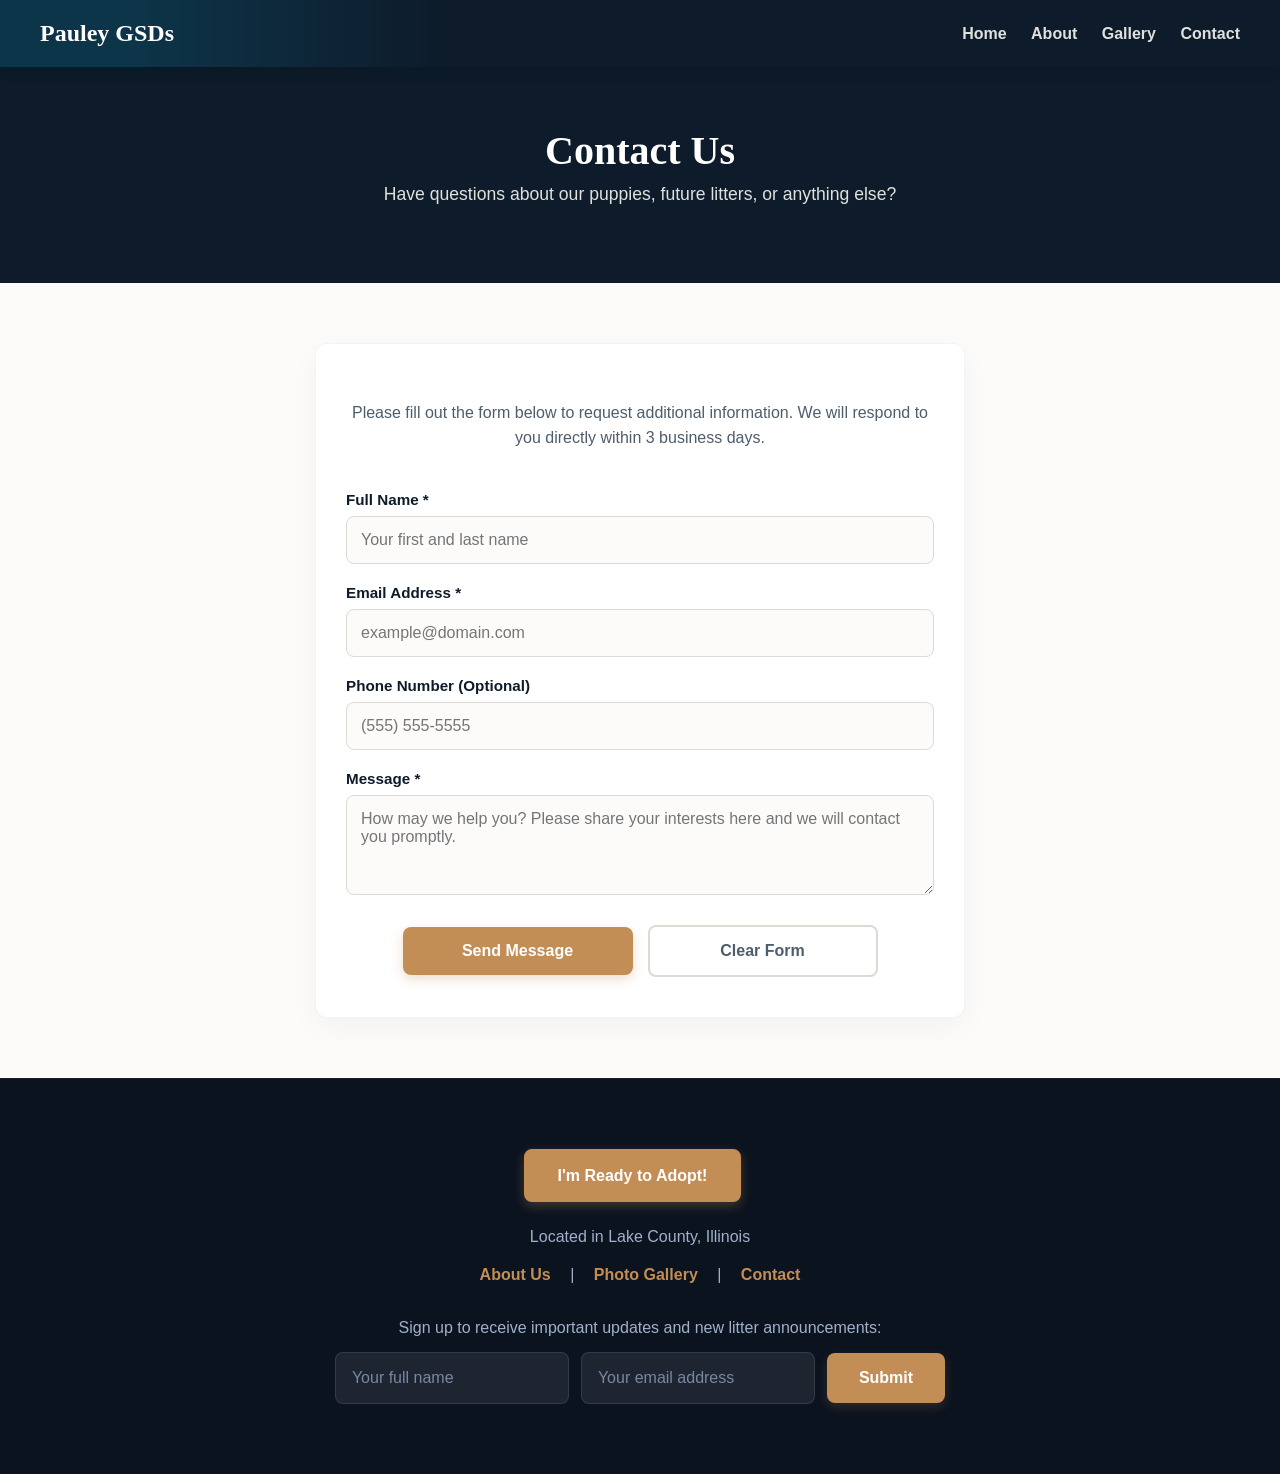
<file: contact.html>
<!DOCTYPE html>
<html lang="en">
<head>
    <meta charset="UTF-8">
    <meta name="viewport" content="width=device-width, initial-scale=1.0">
    <title>Contact Us - Pauley German Shepherds</title>
    <!-- Referencing the shared master style sheet file -->
    <link rel="stylesheet" href="assets/style.css">
</head>
<body>

<header>
    <div style="font-size: 1.5rem; font-family: Georgia, serif; font-weight: bold;">Pauley GSDs</div>
    
    <!-- Mobile Hamburger Toggle Menu Button Node -->
    <button class="mobile-nav-toggle" id="mobile-nav-toggle" aria-label="Toggle navigation menu">
        <span class="bar"></span>
        <span class="bar"></span>
        <span class="bar"></span>
    </button>
    
    <nav id="primary-navigation">
        <a href="index.html">Home</a>
        <a href="about.html">About</a>
        <a href="gallery.html">Gallery</a>
        <a href="contact.html">Contact</a>
    </nav>
</header>

<section class="contact-hero">
    <h1>Contact Us</h1>
    <p style="color: #e0e1dd; margin-top: 10px; font-size: 1.1rem;">Have questions about our puppies, future litters, or anything else? </p>
</section>

<main class="contact-container">
    <div class="contact-intro">
        <p>Please fill out the form below to request additional information. We will respond to you directly within 3 business days.</p>
    </div>

    <!-- Contact Request Form Integrated with Formspree Service -->
    <form action="https://formspree.io/f/mjgdgrdd" method="POST" target="_blank">
        
        <div class="form-group">
            <label for="full-name">Full Name *</label>
            <input type="text" id="full-name" name="name" placeholder="Your first and last name" required>
        </div>

        <div class="form-group">
            <label for="email-address">Email Address *</label>
            <input type="email" id="email-address" name="email" placeholder="example@domain.com" required>
        </div>

        <div class="form-group">
            <label for="phone-number">Phone Number (Optional)</label>
            <input type="tel" id="phone-number" name="phone" placeholder="(555) 555-5555">
        </div>

        <div class="form-group">
            <label for="form-message">Message *</label>
            <textarea id="form-message" name="message" placeholder="How may we help you? Please share your interests here and we will contact you promptly." required></textarea>
        </div>

        <div class="button-group">
            <button type="submit" class="btn-submit">Send Message</button>
            <button type="reset" class="btn-reset">Clear Form</button>
        </div>

    </form>
</main>

<footer>
	  <div>
            <a href="application.html" class="btn btn-primary">I'm Ready to Adopt!</a>
        </div>
    <p style="margin-bottom: 20px;">Located in Lake County, Illinois</p>
    <div class="footer-links">
        <a href="about.html">About Us</a> | <a href="gallery.html">Photo Gallery</a> | <a href="contact.html">Contact</a>
    </div>
    <div class="newsletter-box">
        <p style="margin-bottom: 15px;">Sign up to receive important updates and new litter announcements:</p>
        <form action="https://formspree.io/f/mvznzrjq" method="POST" target="_blank" class="newsletter-form">
            <input type="text" name="Interested party:" placeholder="Your full name" required>
            <input type="email" name="Their email address:" placeholder="Your email address" required>
            <button type="submit">Submit</button>
        </form>
    </div>
</footer>

<script>
    document.addEventListener("DOMContentLoaded", function() {
        const toggleBtn = document.getElementById("mobile-nav-toggle");
        const navMenu = document.getElementById("primary-navigation");
        
        if (toggleBtn && navMenu) {
            toggleBtn.addEventListener("click", function(e) {
                e.stopPropagation();
                toggleBtn.classList.toggle("active");
                navMenu.classList.toggle("open");
            });
            
            // Close navigation on clicking anywhere outside
            document.addEventListener("click", function(e) {
                if (!navMenu.contains(e.target) && !toggleBtn.contains(e.target)) {
                    toggleBtn.classList.remove("active");
                    navMenu.classList.remove("open");
                }
            });
        }
    });
</script>
</body>
</html>
</file>
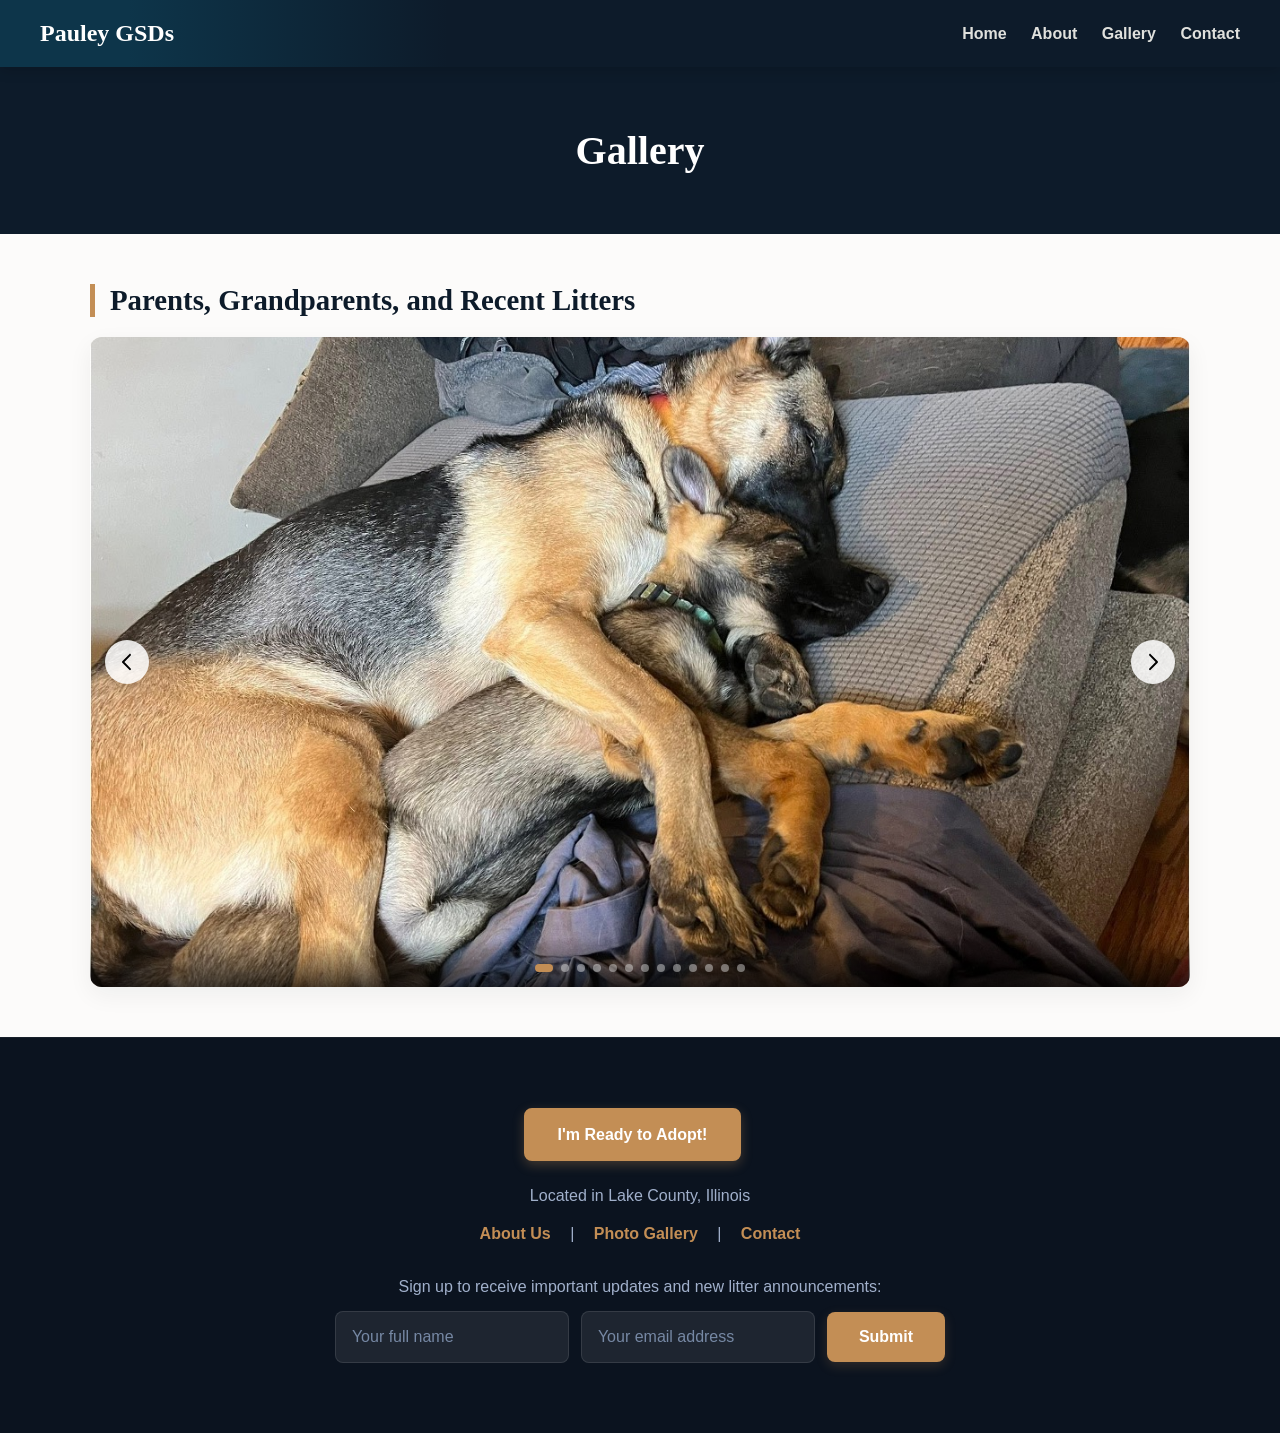
<file: gallery.html>
<!DOCTYPE html>
<html lang="en">
<head>
    <meta charset="UTF-8">
    <meta name="viewport" content="width=device-width, initial-scale=1.0">
    <title>Photo Gallery - Pauley German Shepherds</title>
    <link rel="stylesheet" href="assets/style.css">
</head>
<body>

<header>
    <div style="font-size: 1.5rem; font-family: Georgia, serif; font-weight: bold;">Pauley GSDs</div>
    
    <!-- Mobile Hamburger Toggle Menu Button Node -->
    <button class="mobile-nav-toggle" id="mobile-nav-toggle" aria-label="Toggle navigation menu">
        <span class="bar"></span>
        <span class="bar"></span>
        <span class="bar"></span>
    </button>
    
    <nav id="primary-navigation">
        <a href="index.html">Home</a>
        <a href="about.html">About</a>
        <a href="gallery.html">Gallery</a>
        <a href="contact.html">Contact</a>
    </nav>
</header>

<section class="gallery-hero">
    <h1>Gallery</h1>
    <!--
    <p style="color: #e0e1dd; margin-top: 10px; font-size: 1.1rem;">A look at our puppies, previous litters, and our family dogs at home.</p>
-->
</section>

<main class="gallery-section-wrapper">

    <!-- BLOCK 1: AVAILABLE PUPPIES -->
    <h2 class="gallery-block-title">Parents, Grandparents, and Recent Litters</h2>
    <div class="slider-window" id="slider-available">
        <button class="nav-arrow prev-left" aria-label="Previous Slide"><img src="images/left-chevron.svg" alt="Previous Slide" style="width: 75%; height: 75%;"></button>
        <button class="nav-arrow next-right" aria-label="Next Slide"><img src="images/right-chevron.svg" alt="Next Slide" style="width: 75%; height: 75%;"></button>
        <div class="slides-track">
            <div class="slide-item">
                <img src="images/Dogandpup1.jpg" alt="Our German Shepherds at home">
                <div class="slide-caption"></div>
            </div>
            <div class="slide-item">
                <img src="images/parents1.jpg" alt="Our German Shepherds at home">
                <div class="slide-caption"></div>
            </div>
            <div class="slide-item">
                <img src="images/parents2.jpg" alt="Our German Shepherds at home">
                <div class="slide-caption"></div>
            </div>
            <div class="slide-item">
                <img src="images/parents3.jpg" alt="Our German Shepherds at home">
                <div class="slide-caption"></div>
            </div>
            <div class="slide-item">
                <img src="images/parents5.jpg" alt="Our German Shepherds at home">
                <div class="slide-caption"></div>
            </div>
            <div class="slide-item">
                <img src="images/parents6.jpg" alt="Our German Shepherds at home">
                <div class="slide-caption"></div>
            </div>
            <div class="slide-item">
                <img src="images/puppies1.jpg" alt="German Shepherd Puppies">
                <div class="slide-caption"></div>
            </div>
            <div class="slide-item">
                <img src="images/puppies2.jpg" alt="German Shepherd Puppies">
                <div class="slide-caption"></div>
            </div>
            <div class="slide-item">
                <img src="images/puppies3.jpg" alt="German Shepherd Puppies">
                <div class="slide-caption"></div>
            </div>
            <div class="slide-item">
                <img src="images/puppies4.jpg" alt="German Shepherd Puppies">
                <div class="slide-caption"></div>
            </div>
            <div class="slide-item">
                <img src="images/puppies5.jpg" alt="German Shepherd Puppies">
                <div class="slide-caption"></div>
            </div>
            <div class="slide-item">
                <img src="images/puppies6.jpg" alt="German Shepherd Puppies">
                <div class="slide-caption"></div>
            </div>
            <div class="slide-item">
                <img src="images/puppies7.jpg" alt="German Shepherd Puppies">
                <div class="slide-caption"></div>
            </div>
        </div>
        <div class="dots-indicator-container"></div>
    </div>

    <!-- BLOCK 2: PAST LITTERS -->
     <!--
    <h2 class="gallery-block-title">Past Litters</h2>
    <div class="slider-window" id="slider-past">
        <button class="nav-arrow prev-left" aria-label="Previous Slide">&#10094;</button>
        <button class="nav-arrow next-right" aria-label="Next Slide">&#10095;</button>
        <div class="slides-track">
            <div class="slide-item">
                <img src="https://images.unsplash.com/photo-1548199973-03cce0bbc87b?q=80&w=1200&auto=format&fit=crop" alt="Litter playing outside">
                <div class="slide-caption">Spring Litter - Developing confident social profiles outside</div>
            </div>
            <div class="slide-item">
                <img src="https://images.unsplash.com/photo-1537151608828-ea2b117b6281?q=80&w=1200&auto=format&fit=crop" alt="Puppies in grass">
                <div class="slide-caption">Balanced and alert working line puppies at 8 weeks old</div>
            </div>
        </div>
        <div class="dots-indicator-container"></div>
    </div>
        -->

    <!-- BLOCK 3: OUR DOGS AT HOME -->
     <!--
    <h2 class="gallery-block-title">Our Dogs at Home</h2>
    <div class="slider-window" id="slider-home">
        <button class="nav-arrow prev-left" aria-label="Previous Slide">&#10094;</button>
        <button class="nav-arrow next-right" aria-label="Next Slide">&#10095;</button>
        <div class="slides-track">
            <div class="slide-item">
                <img src="images/Dogandpup1.jpg" alt="Our German Shepherds at home">
                <div class="slide-caption"></div>
            </div>
            <div class="slide-item">
                <img src="images/parents1.jpg" alt="Our German Shepherds at home">
                <div class="slide-caption"></div>
            </div>
            <div class="slide-item">
                <img src="images/parents2.jpg" alt="Our German Shepherds at home">
                <div class="slide-caption"></div>
            </div>
            <div class="slide-item">
                <img src="images/parents3.jpg" alt="Our German Shepherds at home">
                <div class="slide-caption"></div>
            </div>
            <div class="slide-item">
                <img src="images/parents5.jpg" alt="Our German Shepherds at home">
                <div class="slide-caption"></div>
            </div>
            <div class="slide-item">
                <img src="images/parents6.jpg" alt="Our German Shepherds at home">
                <div class="slide-caption"></div>
            </div>
        </div>
        <div class="dots-indicator-container"></div>
    -->
    </div>

</main>

<footer>
	  <div>
            <a href="application.html" class="btn btn-primary">I'm Ready to Adopt!</a>
        </div>
    <p style="margin-bottom: 20px;">Located in Lake County, Illinois</p>
    <div class="footer-links">
        <a href="about.html">About Us</a> | <a href="gallery.html">Photo Gallery</a> | <a href="contact.html">Contact</a>
    </div>
    <div class="newsletter-box">
        <p style="margin-bottom: 15px;">Sign up to receive important updates and new litter announcements:</p>
        <form action="https://formspree.io/f/mvznzrjq" method="POST" target="_blank" class="newsletter-form">
            <input type="text" name="Interested party:" placeholder="Your full name" required>
            <input type="email" name="Their email address:" placeholder="Your email address" required>
            <button type="submit">Submit</button>
        </form>
    </div>
</footer>

<!-- External JavaScript File Reference Linked Right Before Body Exits -->
<script src="assets/script.js"></script>
<script>
    document.addEventListener("DOMContentLoaded", function() {
        const toggleBtn = document.getElementById("mobile-nav-toggle");
        const navMenu = document.getElementById("primary-navigation");
        
        if (toggleBtn && navMenu) {
            toggleBtn.addEventListener("click", function(e) {
                e.stopPropagation();
                toggleBtn.classList.toggle("active");
                navMenu.classList.toggle("open");
            });
            
            // Close navigation on clicking anywhere outside
            document.addEventListener("click", function(e) {
                if (!navMenu.contains(e.target) && !toggleBtn.contains(e.target)) {
                    toggleBtn.classList.remove("active");
                    navMenu.classList.remove("open");
                }
            });
        }
    });
</script>
</body>
</html>
</file>
<file: assets/style.css>
body {
            font-family: 'Helvetica Neue', Helvetica, Arial, sans-serif;
            margin: 0;
            padding: 0;
            color: #2b2b2b;
            background-color: #fcfbfa; /* Luxury creamy warm ivory */
        }
        header {
            background: linear-gradient(to right, #0d354a 10%, #0d1b2a 35%, #0d1b2a);
            color: white;
            padding: 20px 40px;
            display: flex;
            justify-content: space-between;
            align-items: center;
            box-shadow: 0 4px 12px rgba(0,0,0,0.15);
            /* Keep header fixed dynamically at the top while scrolling */
            position: sticky;
            top: 0;
            left: 0;
            right: 0;
            z-index: 1000;
        }
        
        /* 1. NAVIGATION HOVER INTERACTIVITY EFFECTS */
        nav a {
            position: relative;
            color: #e0e1dd;
            text-decoration: none;
            margin-left: 20px;
            font-weight: bold;
            transition: color 0.3s ease;
        }
        nav a:hover {
            color: #d4a373; /* Premium gold accent highlight */
        }
        nav a::after {
            content: '';
            position: absolute;
            width: 100%;
            transform: scaleX(0);
            height: 2px;
            bottom: -5px;
            left: 0;
            background-color: #d4a373;
            transform-origin: bottom right;
            transition: transform 0.25s ease-out;
        }
        nav a:hover::after {
            transform: scaleX(1);
            transform-origin: bottom left;
        }
        
        /* Mobile-First Layout for the Hero section */
        .hero {
            position: relative;
            height: auto;
            background: linear-gradient(rgba(13, 27, 42, 0.55), rgba(13, 27, 42, 0.55)), url('../images/Pauley_hero_backgound.jpg?q=80&w=2000&auto=format&fit=crop');
            background-size: cover;
            background-position: center;
            display: flex;
            flex-direction: column;
            justify-content: center;
            align-items: center;
            padding: 50px 20px;
            color: white;
            gap: 30px;
        }
        
        .hero .header-container {
            flex: unset;
            width: 100%;
            max-width: 550px;
            text-shadow: 2px 2px 8px rgba(0,0,0,0.6);
            order: 2;
            text-align: center;
        }
        
        .hero h1 {
            font-family: Georgia, serif;
            font-size: 2.8rem;
            margin-bottom: 15px;
            line-height: 1.2;
            letter-spacing: -0.5px;
        }
        
        .hero p {
            font-size: 1.15rem;
            margin-bottom: 35px;
            line-height: 1.7;
            background: rgba(13, 27, 42, 0.4);
            backdrop-filter: blur(10px);
            -webkit-backdrop-filter: blur(10px);
            padding: 20px;
            border-radius: 15px;
            border: 1px solid rgba(255, 255, 255, 0.1);
        }
        
        .hero-image-container {
            flex: unset;
            width: 100%;
            display: flex;
            justify-content: center;
            align-items: center;
            order: 1;
        }
        
        .hero-image-box {
            background: rgba(255, 255, 255, 0.15);
            backdrop-filter: blur(10px);
            -webkit-backdrop-filter: blur(10px);
            padding: 20px;
            border-radius: 20px;
            border: 1px solid rgba(255, 255, 255, 0.25);
            text-align: center;
            box-shadow: 0 15px 35px rgba(0,0,0,0.35);
            max-width: 85%;
            box-sizing: border-box;
        }
        
        .hero-image-box img {
            max-height: 350px;
            max-width: 100%;
            height: auto;
            border-radius: 12px;
            display: block;
            margin: 0 auto;
        }

        @media (min-width: 768px) {
            .hero {
                flex-direction: row;
                height: 620px;
                padding: 0 60px;
                justify-content: space-between;
            }
            .hero .header-container {
                flex: 1;
                order: 1;
                text-align: left;
            }
            .hero h1 {
                font-size: 3.8rem;
                text-align: left;
                line-height: 1.1;
            }
            .hero-image-container {
                flex: 1;
                order: 2;
                justify-content: flex-end;
            }
            .hero-image-box {
                max-width: 100%;
            }
            .hero-image-box img {
                max-height: 480px;
            }
        }
        
        /* 2. BUTTON INTERACTIVE LIFT AND TRANSITION OVERRIDES */
        .btn {
            padding: 15px 32px;
            text-decoration: none;
            font-weight: bold;
            border-radius: 8px;
            margin-right: 15px;
            margin-bottom: 10px;
            display: inline-block;
            box-sizing: border-box;
            font-size: 1rem;
            transition: transform 0.3s cubic-bezier(0.25, 1, 0.5, 1), 
                        background-color 0.3s ease, 
                        border-color 0.3s ease, 
                        box-shadow 0.3s ease;
        }
        .btn-primary { min-width: 180px; width: auto; white-space: nowrap; background-color: #c38e55; color: white; border: 2px solid #c38e55; text-align: center; line-height: 1.2; box-shadow: 0 4px 12px rgba(195,142,85,0.3); }
        .btn-primary:hover { 
            background-color: #a6723c; 
            border-color: #a6723c;
            transform: translateY(-4px);
            box-shadow: 0 8px 20px rgba(195,142,85,0.45);
        }
        .btn-secondary { min-width: 180px; width: auto; white-space: nowrap; border: 2px solid white; color: white; backdrop-filter: blur(4px); -webkit-backdrop-filter: blur(4px); text-align: center; line-height: 1.2; }
        .btn-secondary:hover { 
            background: white; 
            color: #0d1b2a;
            border-color: white;
            transform: translateY(-4px);
            box-shadow: 0 8px 20px rgba(255,255,255,0.3);
        }
        
        /* Premium replacement for Lineage Section background with an Image Overlay */
        .section-lineage {
            padding: 40px 40px 100px 40px;
            text-align: center;
            background: linear-gradient(rgba(230, 228, 227, 0.8), rgba(252, 251, 250, 0.8)), url('../images/German_hops_field.jpg?q=80&w=1500&auto=format&fit=crop');
            background-size: cover;
            background-position: center;
            background-attachment: fixed; /* Parallax aesthetic effect */
        }
        .section-lineage h2 { font-family: Georgia, serif; font-size: 2.6rem; color: #0d1b2a; margin-bottom: 50px; font-weight: bold; }
        
        .grid {
            display: grid;
            grid-template-columns: repeat(auto-fit, minmax(300px, 1fr));
            gap: 40px;
            max-width: 1200px;
            margin: 0 auto;
        }
        
        /* 3. LUXURY TEXT CARD STYLE STYLING */
        .card {
            background: white;
            padding: 40px;
            border-radius: 16px;
            border: 1px solid rgba(13, 27, 42, 0.05);
            box-shadow: 0 10px 30px rgba(13, 27, 42, 0.04);
            transition: transform 0.3s cubic-bezier(0.25, 1, 0.5, 1), 
                        box-shadow 0.3s ease;
        }
        .card:hover { 
            transform: translateY(-8px);
            box-shadow: 0 20px 40px rgba(13, 27, 42, 0.12);
        }
        .card h3 { font-family: Georgia, serif; color: #0d1b2a; font-size: 1.6rem; margin-bottom: 15px; font-weight: bold; }
        .card p { line-height: 1.7; color: #4e5d6c; font-size: 1.05rem; }

        /* 3. SECONDARY LUXURY TEXT CARD STYLE STYLING */
        .card-alt {
            background: white;
            padding: 40px;
            border-radius: 10px;
            border: 1px solid rgba(13, 27, 42, 0.05);
            box-shadow: 0 10px 30px rgba(13, 27, 42, 0.04);
            transition: transform 0.3s cubic-bezier(0.25, 1, 0.5, 1), 
                        box-shadow 0.3s ease;
        }
        .card-alt:hover { 
            transform: translateY(-8px);
            box-shadow: 0 20px 40px rgba(13, 27, 42, 0.12);
        }
        .card-alt h3 { font-family: Georgia, serif; color: #0d1b2a; font-size: 1.6rem; margin-bottom: 15px; font-weight: bold; }
        .card-alt p { line-height: 1.7; color: #4e5d6c; font-size: 1.05rem; }
        
        .section-alt {
		padding: 80px 40px 50px 40px;
            text-align: center;
            background-color: rgba(228, 214, 169, 0.3);
            background-size: cover;
            background-position: center;
            background-attachment: fixed; /* Parallax aesthetic effect */
	  }
        .section-alt h2 { font-family: Georgia, serif; font-size: 2.6rem; color: #0d1b2a; margin-bottom: 50px; }
        
        /* --- STABILIZED STACKED INTERACTIVE PHOTO GALLERY SECTION --- */
        .animated-gallery-section {
            padding: 80px 20px;
            text-align: center;
            background: linear-gradient(rgba(13, 27, 42, 0.92), rgba(13, 27, 42, 0.92)), url('../images/tall_grass_field.jpg?q=80&w=1500&auto=format&fit=crop');
            background-size: cover;
            background-position: center;
            background-attachment: fixed;
            overflow: hidden;
            position: relative;
        }
        .animated-gallery-section h2 {
            font-family: Georgia, serif;
            font-size: 2.6rem;
            color: #ffffff;
            margin-bottom: 10px;
            letter-spacing: 0.5px;
        }
        .gallery-container {
            position: relative;
            width: 100%;
            max-width: 1000px;
            height: 440px;
            display: flex;
            justify-content: center;
            align-items: center;
            margin: 40px auto 0 auto;
        }
        .photo-card {
            position: absolute;
            width: 240px;
            height: 280px;
            background-color: #fff;
            border: 8px solid white;
            border-bottom: 40px solid white;
            box-shadow: 0 15px 35px rgba(0,0,0,0.5);
            border-radius: 4px;
            display: flex;
            justify-content: center;
            align-items: center;
            font-family: Georgia, serif;
            font-weight: bold;
            color: #0d1b2a;
            font-size: 1.15rem;
            pointer-events: none; 
            transition: transform 0.8s cubic-bezier(0.16, 1, 0.3, 1), box-shadow 0.3s ease;
            transform-origin: center bottom;
        }
        
        .animated-gallery-section.interactive-ready .photo-card {
            pointer-events: auto;
        }
        
        /* Closed Center Stack Coordinates */
        .photo-card.p1 { transform: translate(0, 0) rotate(0deg); z-index: 7; }
        .photo-card.p2 { transform: translate(0, 0) rotate(0deg); z-index: 6; }
        .photo-card.p3 { transform: translate(0, 0) rotate(0deg); z-index: 5; }
        .photo-card.p4 { transform: translate(0, 0) rotate(0deg); z-index: 4; }
        .photo-card.p5 { transform: translate(0, 0) rotate(0deg); z-index: 3; }
        .photo-card.p6 { transform: translate(0, 0) rotate(0deg); z-index: 2; }
        .photo-card.p7 { transform: translate(0, 0) rotate(0deg); z-index: 1; }

        /* Fanned Open Coordinates */
        .animated-gallery-section.visible .photo-card.p1 { transform: translate(-380px, 25px) rotate(-20deg); }
        .animated-gallery-section.visible .photo-card.p2 { transform: translate(-250px, 10px) rotate(-13deg); }
        .animated-gallery-section.visible .photo-card.p3 { transform: translate(-125px, -2px) rotate(-6deg); }
        .animated-gallery-section.visible .photo-card.p4 { transform: translate(0px, -10px) rotate(0deg); }
        .animated-gallery-section.visible .photo-card.p5 { transform: translate(125px, -2px) rotate(6deg); }
        .animated-gallery-section.visible .photo-card.p6 { transform: translate(250px, 10px) rotate(13deg); }
        .animated-gallery-section.visible .photo-card.p7 { transform: translate(380px, 25px) rotate(20deg); }

        .animated-gallery-section.interactive-ready .photo-card.p1:hover { transform: translate(-380px, 5px) scale(1.08) rotate(-12deg) !important; z-index: 50 !important; }
        .animated-gallery-section.interactive-ready .photo-card.p2:hover { transform: translate(-250px, -5px) scale(1.08) rotate(-7deg) !important; z-index: 50 !important; }
        .animated-gallery-section.interactive-ready .photo-card.p3:hover { transform: translate(-125px, -18px) scale(1.08) rotate(-3deg) !important; z-index: 50 !important; }
        .animated-gallery-section.interactive-ready .photo-card.p4:hover { transform: translate(0px, -28px) scale(1.08) rotate(0deg) !important; z-index: 50 !important; }
        .animated-gallery-section.interactive-ready .photo-card.p5:hover { transform: translate(125px, -18px) scale(1.08) rotate(3deg) !important; z-index: 50 !important; }
        .animated-gallery-section.interactive-ready .photo-card.p6:hover { transform: translate(250px, -5px) scale(1.08) rotate(7deg) !important; z-index: 50 !important; }
        .animated-gallery-section.interactive-ready .photo-card.p7:hover { transform: translate(380px, 5px) scale(1.08) rotate(12deg) !important; z-index: 50 !important; }

                        @media (max-width: 768px) {
            .gallery-container { 
                height: auto; 
                display: flex;
                flex-direction: column;
                gap: 20px;
                padding: 20px 0;
            }
            .photo-card { 
                position: relative; 
                width: 240px; 
                height: 280px; 
                border-width: 8px; 
                border-bottom-width: 40px; 
                font-size: 1.1rem;
                margin: 0 auto;
                
                /* Explicitly strip away all slide-in timing transitions and animation delays on mobile */
                transition: none !important;
                transform: none !important; 
                pointer-events: none !important; /* Disables all hover triggers instantly */
            }
            
            /* Redundant safety overrides to freeze fanned-out layouts */
            .animated-gallery-section.visible .photo-card.p1,
            .animated-gallery-section.visible .photo-card.p2,
            .animated-gallery-section.visible .photo-card.p3,
            .animated-gallery-section.visible .photo-card.p4,
            .animated-gallery-section.visible .photo-card.p5,
            .animated-gallery-section.visible .photo-card.p6,
            .animated-gallery-section.visible .photo-card.p7 { 
                transform: none !important;
                transition: none !important;
            }
            
            /* Remove all possible mouse highlight variations completely on mobile */
            .animated-gallery-section.interactive-ready .photo-card:hover,
            .animated-gallery-section.interactive-ready .photo-card.p1:hover,
            .animated-gallery-section.interactive-ready .photo-card.p2:hover,
            .animated-gallery-section.interactive-ready .photo-card.p3:hover,
            .animated-gallery-section.interactive-ready .photo-card.p4:hover,
            .animated-gallery-section.interactive-ready .photo-card.p5:hover,
            .animated-gallery-section.interactive-ready .photo-card.p6:hover,
            .animated-gallery-section.interactive-ready .photo-card.p7:hover {
                transform: none !important;
                box-shadow: 0 15px 35px rgba(0,0,0,0.5) !important;
                z-index: initial !important;
            }

         
            .footer-links {
                display: flex;          /* Ensures it retains a standard block footprint container */
                justify-content: center; /* Centers the block's content horizontally */
                align-items: center;     /* Centers the block's content vertically */
                text-align: center;      /* Keeps the single row perfectly centered on screen */
                white-space: nowrap;     /* CRITICAL: Prevents the text and pipe separators (|) from breaking/wrapping */
                font-size: 0.9rem;       /* Slightly reduces text scaling so it comfortably fits mobile widths */
                letter-spacing: 0.5px;
            }

            .footer-links a {
                display: inline-block;   /* Keeps anchors behaving as inline row objects */
                margin: 0 5px;           /* Adds a gentle horizontal margin between text items */
                padding: 5px 0;          /* Subtle touch targets height expansion */
    }
}
        
        
        /* Premium Background replacement for Philosophy Section */
        .philosophy {
            background: linear-gradient(rgba(13, 27, 42, 0.85), rgba(13, 27, 42, 0.85)), url('../images/shepherd_walking_banner.jpg?q=80&w=1500&auto=format&fit=crop');
            background-size: cover;
            background-position: center;
            background-attachment: fixed;
            color: #f8f9fa;
            padding: 135px 40px;
            text-align: center;
        }
        .philosophy blockquote {
            font-size: 2rem;
            font-style: italic;
            max-width: 900px;
            margin: 0 auto;
            line-height: 1.6;
            font-family: Georgia, serif;
            text-shadow: 0 2px 10px rgba(0,0,0,0.3);
        }

        footer {
            background-color: #0b131f; /* Premium dark navy shade */
            color: #a1b0cb;
            padding: 70px 40px;
            text-align: center;
            border-top: 1px solid rgba(255,255,255,0.05);
        }
        .footer-links { margin-bottom: 35px; }
        .footer-links a { color: #c38e55; margin: 0 15px; text-decoration: none; font-weight: bold; transition: color 0.2s ease; }
        .footer-links a:hover { color: #e6b37a; }
        
        .newsletter-form {
            display: flex;
            flex-direction: row;
            justify-content: center;
            align-items: center;
            gap: 12px;
            max-width: 600px;
            margin: 0 auto;
        }
        .newsletter-form input { 
            padding: 16px; 
            border-radius: 8px; 
            border: 1px solid rgba(255,255,255,0.1); 
            background: rgba(255,255,255,0.08);
            color: white;
            width: 250px; 
            font-size: 1rem;
            box-sizing: border-box;
            transition: background-color 0.2s, border-color 0.2s;
        }
        .newsletter-form input::placeholder { color: #7688a4; }
        .newsletter-form input:focus {
            background: rgba(255,255,255,0.14);
            border-color: #c38e55;
            outline: none;
        }
        .newsletter-form button { 
            padding: 16px 32px; 
            background: #c38e55; 
            border: none; 
            color: white; 
            cursor: pointer; 
            border-radius: 8px; 
            font-weight: bold; 
            font-size: 1rem;
            transition: background-color 0.2s ease, transform 0.2s ease;
            box-sizing: border-box;
            white-space: nowrap;
            min-width: max-content;
            box-shadow: 0 4px 12px rgba(195,142,85,0.2);
        }
        .newsletter-form button:hover {
            background-color: #a6723c;
            transform: translateY(-2px);
        }
        @media (max-width: 650px) {
            .newsletter-form {
                flex-direction: column;
                width: 100%;
            }
            .newsletter-form input {
                width: 100%;
            }
            .newsletter-form button {
                width: 100%;
            }
        }

header {
    position: sticky;
    top: 0;
    left: 0;
    right: 0;
    z-index: 1000;
}

.mobile-nav-toggle {
    display: none; /* Hidden on desktop views by default rule guidelines */
    background: transparent;
    border: none;
    cursor: pointer;
    padding: 5px;
    width: 30px;
    height: 24px;
    flex-direction: column;
    justify-content: space-between;
    align-items: center;
    z-index: 1010;
}

.mobile-nav-toggle .bar {
    width: 100%;
    height: 3px;
    background-color: #e0e1dd; /* High contrast tone matching header font */
    border-radius: 2px;
    transition: all 0.3s ease-in-out;
    display: block;
}

@media (max-width: 768px) {
    .mobile-nav-toggle {
        display: flex; /* Activate trigger icon cleanly for touch devices */
    }
    
    header nav {
        position: absolute;
        top: 100%;
        left: 0;
        right: 0;
        background: linear-gradient(to bottom, #0d1b2a, #14243b); /* Consistent premium midnight palette */
        display: flex;
        flex-direction: column;
        align-items: stretch;
        padding: 0;
        max-height: 0;
        overflow: hidden;
        visibility: hidden;
        box-shadow: 0 8px 16px rgba(0,0,0,0.25);
        transition: max-height 0.4s cubic-bezier(0.16, 1, 0.3, 1), padding 0.3s ease, visibility 0.4s;
    }
    
    header nav.open {
        max-height: 300px; /* Provides ample breathing container height for navigation items */
        padding: 15px 0;
        visibility: visible;
    }
    
    header nav a {
        margin: 0 !important;
        padding: 14px 40px;
        font-size: 1.1rem;
        border-bottom: 1px solid rgba(224, 225, 221, 0.05);
        transition: background-color 0.2s, color 0.2s;
    }
    
    header nav a:last-child {
        border-bottom: none;
    }
    
    header nav a:hover {
        background-color: rgba(212, 163, 115, 0.1); /* Subtle premium highlight background tint on mobile hover */
        padding-left: 45px; /* Engaging sliding link feedback indicator */
    }
    
    /* Elegant Hamburger Cross (X) Transformation State When Toggled Open */
    .mobile-nav-toggle.active .bar:nth-child(1) {
        transform: translateY(10px) rotate(45deg);
        background-color: #d4a373; /* Transforms to gold token accent marker */
    }
    .mobile-nav-toggle.active .bar:nth-child(2) {
        opacity: 0;
        transform: translateX(-10px);
    }
    .mobile-nav-toggle.active .bar:nth-child(3) {
        transform: translateY(-11px) rotate(-45deg);
        background-color: #d4a373;
    }
}

        .about-hero {
            display: flex;
            flex-direction: column;
            justify-content: center;
            align-items: center;
            gap: 10px;
            padding: 60px 20px;
            text-align: center;
            background-color: #0d1b2a;
            color: white;
        }
        .about-hero h1 {
            font-family: Georgia, serif;
            font-size: 2.5rem;
            margin: 0;
        }
        .about-content-wrapper {
            max-width: 800px;
            margin: 60px auto;
            padding: 0 20px;
            line-height: 1.8;
            font-size: 1.1rem;
            color: #333;
        }
        .about-content-wrapper p {
            margin-bottom: 25px;
            text-align: justify;
        }
        .about-content-wrapper h2 {
            font-family: Georgia, serif;
            color: #0d1b2a;
            font-size: 1.8rem;
            margin-top: 40px;
            margin-bottom: 20px;
        }
        .social-link-section {
            background-color: #f4f1ea;
            padding: 40px 20px;
            text-align: center;
            border-radius: 12px;
            margin-top: 50px;
        }
        .social-grid {
            display: flex;
            justify-content: center;
            align-items: center;
            gap: 20px;
            flex-wrap: wrap;
            margin-top: 20px;
        }
        .social-btn {
            padding: 12px 24px;
            border-radius: 6px;
            font-weight: bold;
            text-decoration: none;
            transition: all 0.2s ease;
            font-size: 0.95rem;
        }
        .social-btn.fb { background-color: #1877f2; color: white; }
        .social-btn.fb:hover { background-color: #145dbf; transform: translateY(-2px); }
        
        .social-btn.ig { background: linear-gradient(45deg, #f09433 0%, #e6683c 25%, #dc2743 50%, #cc2366 75%, #bc1888 100%); color: white; }
        .social-btn.ig:hover { opacity: 0.9; transform: translateY(-2px); }
        
        .social-btn.pup { background-color: #c38e55; color: white; }
        .social-btn.pup:hover { background-color: #a6723c; transform: translateY(-2px); }

.gallery-hero {
            padding: 60px 20px;
            text-align: center;
            background-color: #0d1b2a;
            color: white;
        }
        .gallery-hero h1 {
            font-family: Georgia, serif;
            font-size: 2.5rem;
            margin: 0;
        }
        .gallery-section-wrapper {
            max-width: 1100px;
            margin: 50px auto;
            padding: 0 20px;
        }
        .gallery-block-title {
            font-family: Georgia, serif;
            color: #0d1b2a;
            font-size: 1.8rem;
            margin-top: 40px;
            margin-bottom: 20px;
            border-left: 5px solid #c38e55;
            padding-left: 15px;
        }
        
        /* Custom Slideshow Containers */
        .slider-window {
            position: relative;
            width: 100%;
            height: 650px;
            background-color: #f4f1ea;
            border-radius: 12px;
            overflow: hidden;
            box-shadow: 0 8px 24px rgba(13, 27, 42, 0.06);
            margin-bottom: 50px;
        }
        .slides-track {
            display: flex;
            width: 100%;
            height: 100%;
            transition: transform 0.5s cubic-bezier(0.16, 1, 0.3, 1);
            user-select: none;
            cursor: grab;
        }
        .slides-track:active {
            cursor: grabbing;
        }
        .slide-item {
            min-width: 100%;
            height: 100%;
            position: relative;
            box-sizing: border-box;
        }
        .slide-item img {
            width: 100%;
            height: 100%;
            object-fit: cover;
            display: block;
        }
        .slide-caption {
            position: absolute;
            bottom: 0;
            left: 0;
            right: 0;
            background: linear-gradient(to top, rgba(0,0,0,0.7) 0%, rgba(0,0,0,0) 100%);
            color: white;
            padding: 25px 20px;
            font-family: sans-serif;
            font-size: 1rem;
        }
        
        /* Navigation Controls Overlay */
        .nav-arrow {
            position: absolute;
            top: 50%;
            transform: translateY(-50%);
            width: 44px;
            height: 44px;
            background-color: rgba(255, 255, 255, 0.85);
            border: none;
            border-radius: 50%;
            color: #0d1b2a;
            font-size: 1.3rem;
            font-weight: bold;
            cursor: pointer;
            display: flex;
            align-items: center;
            justify-content: center;
            box-shadow: 0 4px 10px rgba(0,0,0,0.15);
            transition: background-color 0.2s, transform 0.2s;
            z-index: 10;
        }
        .nav-arrow:hover {
            background-color: #ffffff;
            transform: translateY(-50%) scale(1.05);
        }
        .nav-arrow.prev-left { left: 15px; }
        .nav-arrow.next-right { right: 15px; }
        
        .dots-indicator-container {
            position: absolute;
            bottom: 15px;
            left: 50%;
            transform: translateX(-50%);
            display: flex;
            gap: 8px;
            z-index: 10;
        }
        .dot {
            width: 8px;
            height: 8px;
            border-radius: 50%;
            background-color: rgba(255, 255, 255, 0.4);
            cursor: pointer;
            transition: background-color 0.2s;
        }
        .dot.active {
            width: 18px;
            border-radius: 4px;
            background-color: #c38e55;
        }
        @media (max-width: 768px) {
            .slider-window { height: 320px; }
            .nav-arrow { width: 36px; height: 36px; font-size: 1rem; }
        }

.contact-hero {
            padding: 60px 20px;
            text-align: center;
            background-color: #0d1b2a;
            color: white;
        }
        .contact-hero h1 {
            font-family: Georgia, serif;
            font-size: 2.5rem;
            margin: 0;
        }
        .contact-container {
            max-width: 650px;
            margin: 60px auto;
            padding: 40px 30px;
            background-color: white;
            border-radius: 12px;
            border: 1px solid rgba(13, 27, 42, 0.05);
            box-shadow: 0 10px 30px rgba(13, 27, 42, 0.04);
            box-sizing: border-box;
        }
        .contact-intro {
            text-align: center;
            margin-bottom: 40px;
            color: #4e5d6c;
            line-height: 1.6;
        }
        
        /* Clean Form Field Layout Styles */
        .form-group {
            margin-bottom: 25px;
            display: flex;
            flex-direction: column;
        }
        .form-group label {
            font-family: sans-serif;
            font-weight: bold;
            font-size: 0.95rem;
            color: #0d1b2a;
            margin-bottom: 8px;
        }
        .form-group input, 
        .form-group textarea {
            width: 100%;
            padding: 14px;
            border-radius: 8px;
            border: 1px solid #dcdad4;
            background-color: #fcfbfa;
            color: #2b2b2b;
            font-size: 1rem;
            font-family: inherit;
            box-sizing: border-box;
            transition: border-color 0.2s ease, background-color 0.2s ease;
        }
        .form-group input:focus, 
        .form-group textarea:focus {
            border-color: #c38e55;
            background-color: white;
            outline: none;
        }
        .form-group textarea {
            height: 150px;
            resize: vertical;
        }
        
        /* Form Buttons Panel Layout */
        .button-group {
            display: flex;
            align-items: center;
	        justify-content: center;
            gap: 15px;
            margin-top: 30px;
            flex-wrap: wrap;
        }
        .button-group button {
            cursor: pointer;
            border: none;
            outline: none;
            width: 230px;
        }
        .btn-submit {
            padding: 15px 32px;
            font-weight: bold;
            border-radius: 8px;
            font-size: 1rem;
            background-color: #c38e55;
            color: white;
            box-shadow: 0 4px 12px rgba(195,142,85,0.3);
            transition: transform 0.2s, background-color 0.2s, box-shadow 0.2s;
        }
        .btn-submit:hover {
            background-color: #a6723c;
            transform: translateY(-2px);
            box-shadow: 0 6px 16px rgba(195,142,85,0.4);
        }
        .btn-reset {
            padding: 15px 32px;
            font-weight: bold;
            border-radius: 8px;
            font-size: 1rem;
            background-color: transparent;
            color: #4e5d6c;
            border: 2px solid #dcdad4 !important;
            transition: transform 0.2s, background-color 0.2s, color 0.2s;
        }
        .btn-reset:hover {
            background-color: #f4f1ea;
            color: #0d1b2a;
            transform: translateY(-2px);
        }
        @media (max-width: 480px) {
            .button-group {
                display: flex;
                flex-direction: column;
                align-items: center;
                gap: 15px;
                width: 100%;
            }
            .button-group button {
                width: 100%;
                max-width: 200px;
                text-align: center;
            }
        }

.app-hero {
    padding: 60px 20px;
    text-align: center;
    background-color: #0d1b2a;
    color: white;

    display: flex;
    flex-direction: column;
    justify-content: center;
    align-items: center;
    gap: 20px;
}
.app-hero h1 {
    font-family: Georgia, serif;
    font-size: 2.5rem;
    margin: 0;
}
.app-hero p {
    color: #e0e1dd;
    margin-top: 30px;
    font-size: 1.1rem;
}

.app-container {
    max-width: 800px;
    margin: 60px auto;
    padding: 0 20px;
    box-sizing: border-box;
}

.form-section {
    background-color: white;
    border-radius: 12px;
    border: 1px solid rgba(13, 27, 42, 0.06);
    box-shadow: 0 8px 24px rgba(13, 27, 42, 0.02);
    padding: 35px 30px;
    margin-bottom: 40px;
}
.form-section legend {
    font-family: Georgia, serif;
    font-size: 1.4rem;
    font-weight: bold;
    color: #0d1b2a;
    padding: 0 10px;
    margin-left: -10px;
}

.form-row {
    display: flex;
    gap: 20px;
    flex-wrap: wrap;
}
.form-group {
    margin-top: 20px;
    margin-bottom: 5px;
    display: flex;
    flex-direction: column;
}
.form-group.half { flex: 1; min-width: 280px; }
.form-group.third { flex: 1; min-width: 180px; }

.form-group label {
    font-family: sans-serif;
    font-weight: bold;
    font-size: 0.95rem;
    color: #0d1b2a;
    margin-bottom: 8px;
}

.form-group input[type="text"],
.form-group input[type="email"],
.form-group input[type="tel"],
.form-group select,
.form-group textarea {
    width: 100%;
    padding: 14px;
    border-radius: 8px;
    border: 1px solid #dcdad4;
    background-color: #fcfbfa;
    color: #2b2b2b;
    font-size: 1rem;
    font-family: inherit;
    box-sizing: border-box;
    transition: border-color 0.2s, background-color 0.2s;
}

.form-group input:focus,
.form-group select:focus,
.form-group textarea:focus {
    border-color: #c38e55;
    background-color: white;
    outline: none;
}

.form-group textarea {
    height: 100px;
    resize: vertical;
}

/* Radio Option Styling grids */
.radio-group-vertical {
    display: flex;
    flex-direction: column;
    gap: 12px;
    margin-top: 4px;
}
.radio-group-horizontal {
    display: flex;
    gap: 25px;
    flex-wrap: wrap;
    margin-top: 4px;
}
.radio-label {
    font-weight: normal !important;
    font-size: 1rem !important;
    color: #333 !important;
    display: inline-flex;
    align-items: center;
    gap: 8px;
    cursor: pointer;
    margin-bottom: 0 !important;
}
.radio-label input[type="radio"] {
    width: 18px;
    height: 18px;
    accent-color: #c38e55;
    cursor: pointer;
    margin: 0;
}

.dependent-question {
    background-color: #faf8f5;
    padding: 15px 20px;
    border-radius: 8px;
    border-left: 4px solid #c38e55;
    margin-top: 15px;
}

/* Form Operation Buttons Layout */
.form-button-group {
    display: flex;
    align-items: center;
    justify-content: center;
    gap: 20px;
    margin-top: 20px;
    margin-bottom: 60px;
    flex-wrap: wrap;
}
.form-button-group button {
    cursor: pointer;
    border: none;
    outline: none;
}
.app-btn-submit {
    padding: 16px 40px;
    font-weight: bold;
    border-radius: 8px;
    font-size: 1.05rem;
    background-color: #c38e55;
    color: white;
    box-shadow: 0 4px 14px rgba(195,142,85,0.3);
    transition: transform 0.2s, background-color 0.2s, box-shadow 0.2s;
}
.app-btn-submit:hover {
    background-color: #a6723c;
    transform: translateY(-2px);
    box-shadow: 0 6px 18px rgba(195,142,85,0.4);
}
.app-btn-reset {
    padding: 16px 40px;
    font-weight: bold;
    border-radius: 8px;
    font-size: 1.05rem;
    background-color: transparent;
    color: #4e5d6c;
    border: 2px solid #dcdad4 !important;
    transition: transform 0.2s, background-color 0.2s, color 0.2s;
    box-sizing: border-box;
}
.app-btn-reset:hover {
    background-color: #eecba6;
    color: #0d1b2a;
    border-color: #c38e55 !important;
    transform: translateY(-2px);
}

@media (max-width: 600px) {
    .form-section { padding: 25px 20px; }
    .form-button-group { 
        display: flex;
        align-items: center;
        justify-content: center;
        flex-wrap: wrap;
    }
    .form-button-group button { width: 100%; text-align: center; }
    .app-container h3 {
        text-align: center;
    }
}
</file>
